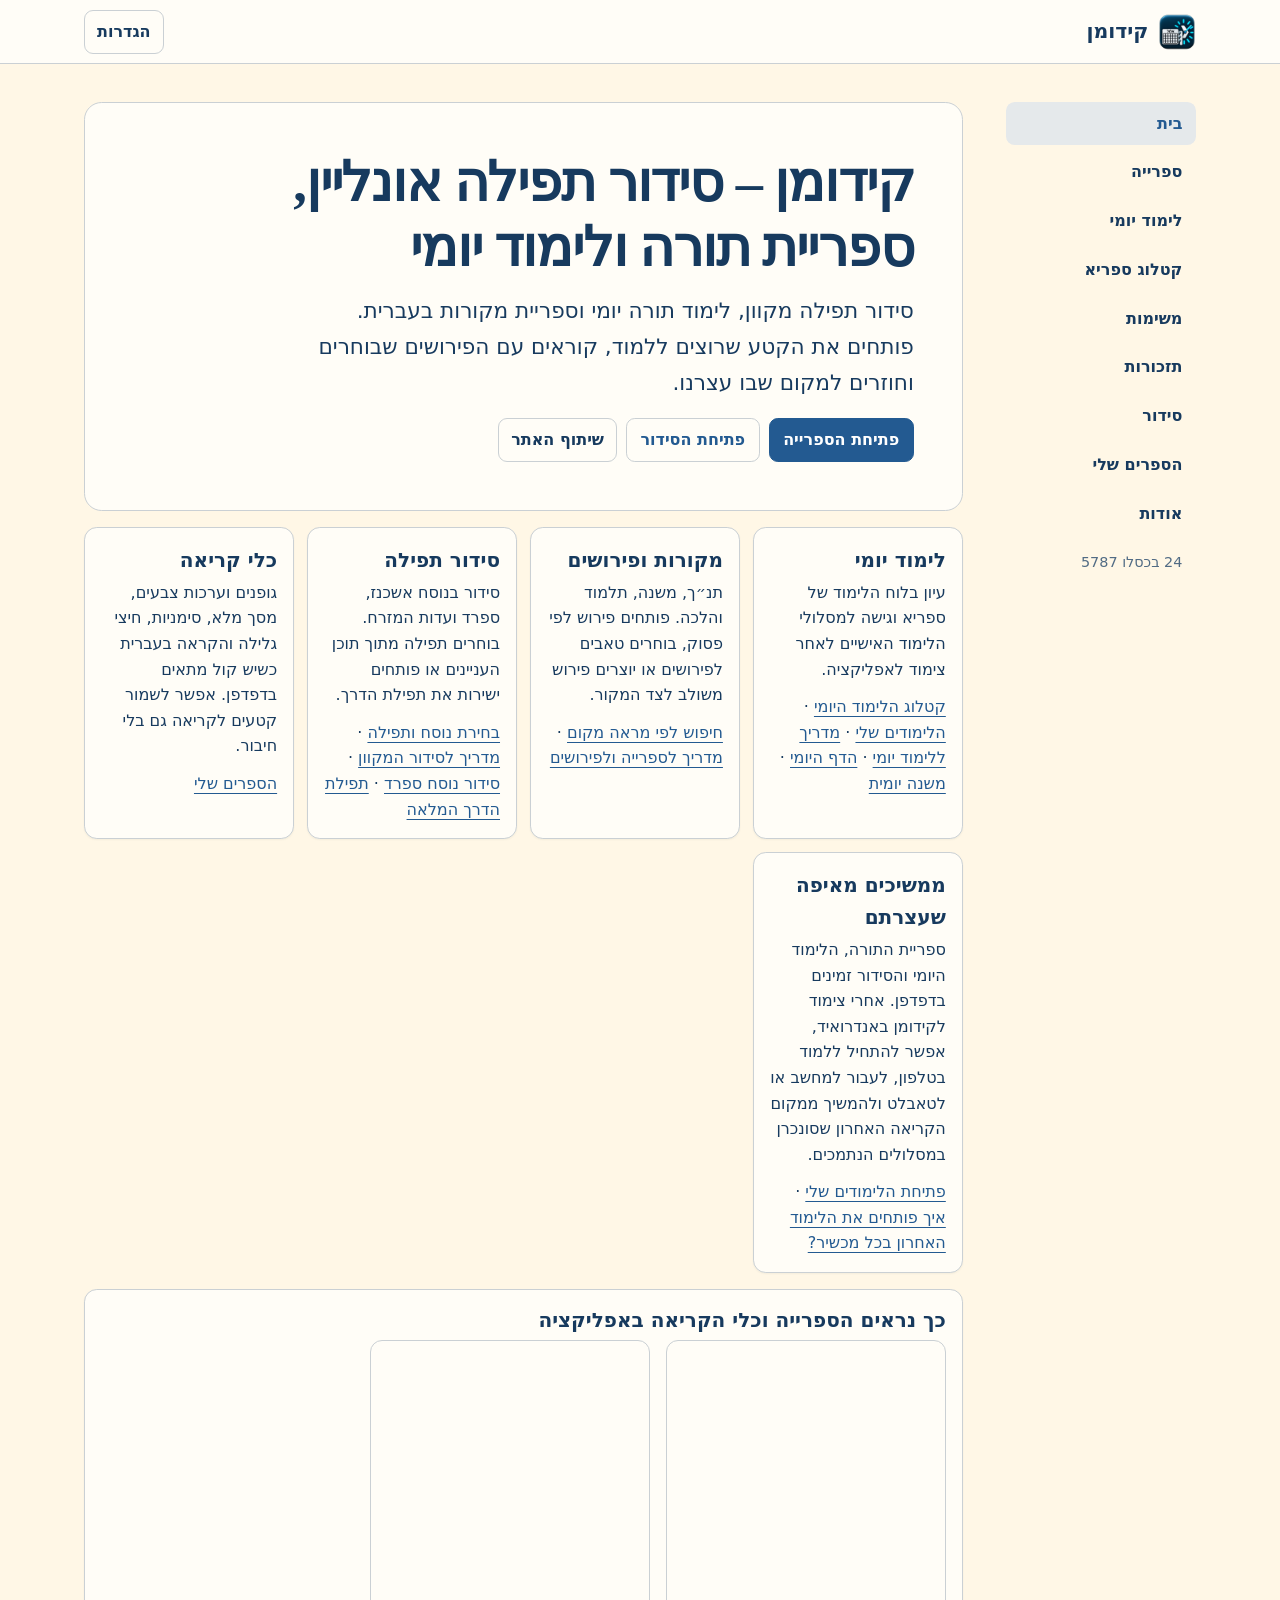
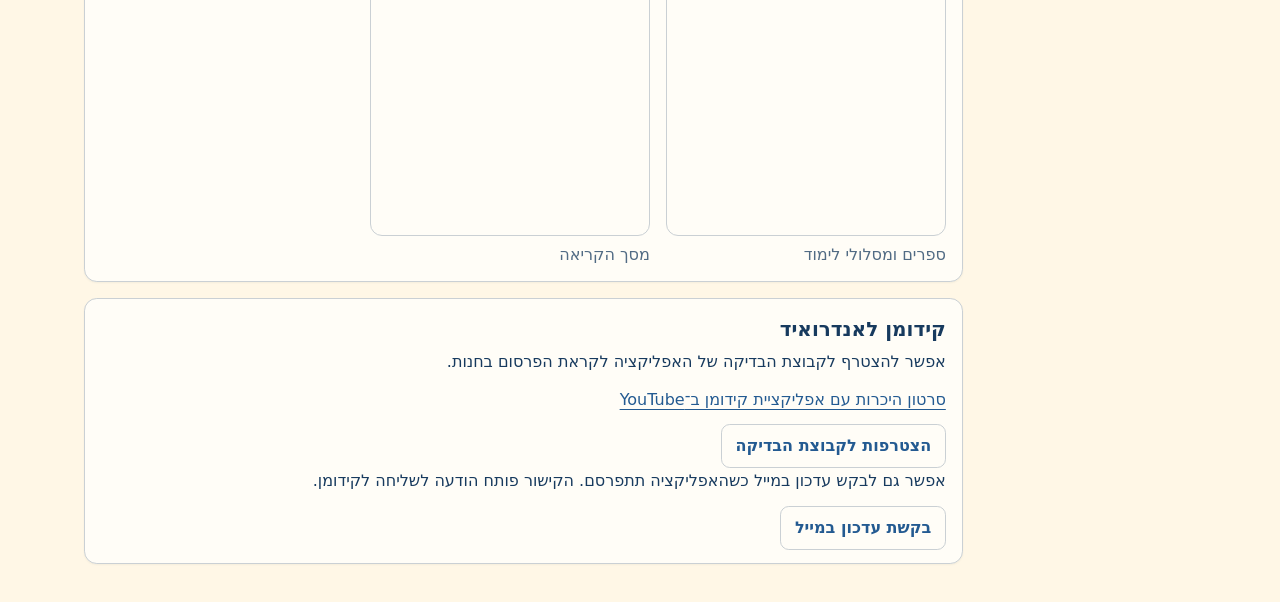
<file: index.html>
<!doctype html>
<html lang="he" dir="rtl">
<head>
  <meta charset="utf-8">
  <meta http-equiv="Content-Security-Policy" content="default-src 'none'; script-src 'self'; style-src 'self'; img-src 'self'; font-src 'self'; connect-src 'self' https://www.sefaria.org https://jewish-watch-sync.jewish-watch.workers.dev; worker-src 'self'; base-uri 'none'; form-action 'none'; object-src 'none'">
  <meta name="referrer" content="no-referrer">
  <meta name="google-site-verification" content="_-QTNV9u83YCa7a8skOlPrsWmSot6P_p0nZbR-ReGp0">
  <meta name="viewport" content="width=device-width, initial-scale=1, viewport-fit=cover">
  <meta name="theme-color" content="#f7f8f5">
  <meta name="description" content="קידומן הוא אתר בעברית ללימוד תורה עם ספריית מקורות ופירושים, לימוד יומי, סידור אשכנז, ספרד ועדות המזרח, הקראה ושמירת מקום הקריאה.">
  <title>קידומן | סידור אונליין, לימוד יומי וספריית תורה</title>
  <link rel="canonical" href="https://kidumapp.github.io/Kiduman/">
  <meta property="og:type" content="website">
  <meta property="og:locale" content="he_IL">
  <meta property="og:site_name" content="קידומן">
  <meta property="og:title" content="קידומן | לימוד יומי, ספריית תורה וסידור">
  <meta property="og:description" content="לומדים עם מקורות ופירושים, מתפללים בסידור לפי הנוסח ושומרים את מקום הקריאה.">
  <meta property="og:url" content="https://kidumapp.github.io/Kiduman/">
  <meta property="og:image" content="https://kidumapp.github.io/Kiduman/kiduman.png">
  <meta property="og:image:alt" content="סמל קידומן">
  <meta name="twitter:card" content="summary">
  <script type="application/ld+json">
  {"@context":"https://schema.org","@graph":[
    {"@type":"WebSite","@id":"https://kidumapp.github.io/Kiduman/#website","name":"קידומן","alternateName":"Kiduman","inLanguage":"he","url":"https://kidumapp.github.io/Kiduman/"},
    {"@type":"WebApplication","name":"קידומן","url":"https://kidumapp.github.io/Kiduman/","isPartOf":{"@id":"https://kidumapp.github.io/Kiduman/#website"},"inLanguage":"he","applicationCategory":"EducationalApplication","operatingSystem":"Web","browserRequirements":"דפדפן עם תמיכה ב־JavaScript","isAccessibleForFree":true,"offers":{"@type":"Offer","price":0,"priceCurrency":"ILS"},"description":"ספריית מקורות ופירושים, לימוד יומי, סידור וכלי קריאה בעברית."}
  ]}
  </script>
  <link rel="icon" href="./kiduman.png" type="image/png">
  <link rel="apple-touch-icon" href="./kiduman.png">
  <link rel="stylesheet" href="./styles.css?v=17">
  <script type="module" src="./app.mjs?v=21"></script>
</head>
<body>
  <a class="skip" href="#main">דילוג לתוכן</a>
  <header class="top"><div class="top-inner">
    <a class="brand" href="#home"><img src="./kiduman.png" width="38" height="38" alt=""> קידומן</a>
    <button type="button" id="prefs">הגדרות</button>
  </div></header>
  <div class="layout">
    <aside>
      <nav aria-label="ניווט ראשי">
        <a href="#home">בית</a><a href="#library">ספרייה</a><a href="#continue">לימוד יומי</a>
        <a href="#daily">קטלוג ספריא</a><a href="#tasks">משימות</a><a href="#reminders">תזכורות</a><a href="#siddur">סידור</a><a href="#saved">הספרים שלי</a><a href="./about.html">אודות</a>
      </nav>
      <div class="date" id="today"></div>
    </aside>
    <main id="main" tabindex="-1">
      <div id="notice" role="status" aria-live="polite"></div>
      <section id="home" aria-labelledby="home-title">
        <header class="home-intro">
          <h1 id="home-title">קידומן – סידור תפילה אונליין, ספריית תורה ולימוד יומי</h1>
          <p>סידור תפילה מקוון, לימוד תורה יומי וספריית מקורות בעברית. פותחים את הקטע שרוצים ללמוד, קוראים עם הפירושים שבוחרים וחוזרים למקום שבו עצרנו.</p>
          <div class="home-actions">
            <a class="primary" href="#library">פתיחת הספרייה</a>
            <a href="#siddur">פתיחת הסידור</a>
            <button type="button" id="share-site">שיתוף האתר</button>
          </div>
        </header>
        <div class="grid home-features">
          <section class="card"><h2>לימוד יומי</h2><p>עיון בלוח הלימוד של ספריא וגישה למסלולי הלימוד האישיים לאחר צימוד לאפליקציה.</p><a href="#daily">קטלוג הלימוד היומי</a> · <a href="#continue">הלימודים שלי</a> · <a href="./daily-study.html">מדריך ללימוד יומי</a> · <a href="./daf-yomi.html">הדף היומי</a> · <a href="./mishnah-yomit.html">משנה יומית</a></section>
          <section class="card"><h2>מקורות ופירושים</h2><p>תנ״ך, משנה, תלמוד והלכה. פותחים פירוש לפי פסוק, בוחרים טאבים לפירושים או יוצרים פירוש משולב לצד המקור.</p><a href="#library">חיפוש לפי מראה מקום</a> · <a href="./library.html">מדריך לספרייה ולפירושים</a></section>
          <section class="card"><h2>סידור תפילה</h2><p>סידור בנוסח אשכנז, ספרד ועדות המזרח. בוחרים תפילה מתוך תוכן העניינים או פותחים ישירות את תפילת הדרך.</p><a href="#siddur">בחירת נוסח ותפילה</a> · <a href="./siddur.html">מדריך לסידור המקוון</a> · <a href="./siddur-sefard.html">סידור נוסח ספרד</a> · <a href="./tefilat-haderech.html">תפילת הדרך המלאה</a></section>
          <section class="card"><h2>כלי קריאה</h2><p>גופנים וערכות צבעים, מסך מלא, סימניות, חיצי גלילה והקראה בעברית כשיש קול מתאים בדפדפן. אפשר לשמור קטעים לקריאה גם בלי חיבור.</p><a href="#saved">הספרים שלי</a></section>
          <section class="card">
            <h2>ממשיכים מאיפה שעצרתם</h2>
            <p>ספריית התורה, הלימוד היומי והסידור זמינים בדפדפן. אחרי צימוד לקידומן באנדרואיד, אפשר להתחיל ללמוד בטלפון, לעבור למחשב או לטאבלט ולהמשיך ממקום הקריאה האחרון שסונכרן במסלולים הנתמכים.</p>
            <a href="#continue">פתיחת הלימודים שלי</a> · <a href="./last-study.html">איך פותחים את הלימוד האחרון בכל מכשיר?</a>
          </section>
        </div>
        <section class="card home-preview" aria-labelledby="preview-title">
          <h2 id="preview-title">כך נראים הספרייה וכלי הקריאה באפליקציה</h2>
          <div class="home-preview-grid">
            <figure><a href="./images/android-library.png"><img src="./images/android-library.png" alt="הספרייה בקידומן לאנדרואיד עם רשימת ספרי לימוד" loading="lazy" decoding="async" width="720" height="1280"></a><figcaption>ספרים ומסלולי לימוד</figcaption></figure>
            <figure><a href="./images/android-reading.png"><img src="./images/android-reading.png" alt="מסך קריאת טקסט בעברית בקידומן לאנדרואיד" loading="lazy" decoding="async" width="720" height="1280"></a><figcaption>מסך הקריאה</figcaption></figure>
          </div>
        </section>
        <section class="card home-android" id="android-app" aria-labelledby="android-title">
          <h2 id="android-title">קידומן לאנדרואיד</h2>
          <p>אפשר להצטרף לקבוצת הבדיקה של האפליקציה לקראת הפרסום בחנות.</p>
          <p><a href="https://www.youtube.com/shorts/JS0nh1ZXOHE" target="_blank" rel="noopener noreferrer">סרטון היכרות עם אפליקציית קידומן ב־YouTube</a></p>
          <a id="android-testers" href="https://groups.google.com/g/kiduman-test" target="_blank" rel="noopener noreferrer">הצטרפות לקבוצת הבדיקה</a>
          <p>אפשר גם לבקש עדכון במייל כשהאפליקציה תתפרסם. הקישור פותח הודעה לשליחה לקידומן.</p>
          <a href="mailto:kidumapp@gmail.com?subject=%D7%A2%D7%93%D7%9B%D7%95%D7%9F%20%D7%94%D7%A9%D7%A7%D7%AA%20%D7%A7%D7%99%D7%93%D7%95%D7%9E%D7%9F&amp;body=%D7%A9%D7%9C%D7%95%D7%9D%2C%20%D7%90%D7%A9%D7%9E%D7%97%20%D7%9C%D7%A7%D7%91%D7%9C%20%D7%91%D7%9E%D7%99%D7%99%D7%9C%20%D7%A2%D7%93%D7%9B%D7%95%D7%9F%20%D7%97%D7%93-%D7%A4%D7%A2%D7%9E%D7%99%20%D7%9B%D7%A9%D7%A7%D7%99%D7%93%D7%95%D7%9E%D7%9F%20%D7%AA%D7%AA%D7%A4%D7%A8%D7%A1%D7%9D%20%D7%91%D7%97%D7%A0%D7%95%D7%AA.%20%D7%AA%D7%95%D7%93%D7%94!">בקשת עדכון במייל</a>
        </section>
      </section>
      <section id="view" aria-labelledby="view-title" hidden></section>
    </main>
  </div>
  <dialog id="settings">
    <form method="dialog"><button class="close" aria-label="סגירה">סגירה</button></form>
    <h2>הגדרות</h2>
    <label>ערכת נושא
      <select id="theme">
        <option value="auto">לפי המכשיר</option><option value="blue_cream">כחול ושמנת</option>
        <option value="blue_night">כחול לילה</option><option value="graphite">גרפיט</option>
        <option value="natural_green">ירוק טבעי</option><option value="soft_purple">סגול רך</option>
        <option value="high_contrast">ניגודיות גבוהה</option>
      </select>
    </label>
    <button type="button" id="reading-prefs">הגדרות קריאה</button>
    <label>לוח לימוד <select id="region"><option value="Israel">ישראל</option><option value="diaspora">חוץ לארץ</option></select></label>
    <section class="pair-section" aria-labelledby="pair-title">
      <h3 id="pair-title">סנכרון קריאה</h3>
      <p id="sync-state" role="status"></p>
      <form id="pair-form">
        <label for="pair-code">קוד ממסך צימוד וסנכרון בקידומן בטלפון</label>
        <div class="inline"><input id="pair-code" inputmode="numeric" pattern="[0-9]{8}" maxlength="8" required autocomplete="off" dir="ltr"><button class="primary">חיבור</button></div>
      </form>
      <div class="inline" id="sync-actions" hidden><button type="button" id="sync-now">סנכרון עכשיו</button><button type="button" id="disconnect">ניתוק</button></div>
    </section>
  </dialog>
  <dialog id="reading-settings" aria-labelledby="reading-settings-title">
    <form method="dialog"><button class="close">סגירה</button></form>
    <h2 id="reading-settings-title">הגדרות קריאה</h2>
    <fieldset>
      <legend>מראה הקריאה</legend>
      <label>מצב <select id="readingTheme"><option value="auto">לפי המכשיר</option><option value="day">יום</option><option value="night">לילה</option><option value="app">לפי ערכת הנושא של האתר</option></select></label>
      <label>גודל טקסט <input id="font" type="range" min="14" max="38" step="1"></label>
      <label>גופן <select id="fontFace"><option value="system">גופן מערכת</option><option value="serif">גופן ספרותי</option><option value="sans">ללא תגים</option><option value="david_libre">דוד ליברה</option><option value="semi_stam">שלמה סמי־סת״ם</option></select></label>
      <label>רוחב הטקסט <input id="width" type="range" min="25" max="68" step="1"></label>
      <label>מרווח בין שורות <input id="spacing" type="range" min="1.2" max="2.5" step="0.05"></label>
      <label class="check"><input id="justify" type="checkbox">יישור לשני הצדדים</label>
      <label>מראי מקום <select id="addressStyle"><option value="numbers">מספרים</option><option value="hebrew">אותיות</option><option value="hidden">הסתרה</option></select></label>
      <label>ניקוד וטעמים <select id="vocalization"><option value="all">ניקוד וטעמים</option><option value="vowels">ניקוד בלבד</option><option value="plain">טקסט ללא ניקוד</option></select></label>
    </fieldset>
    <fieldset>
      <legend>צבעי קריאה</legend>
      <label>רקע יום נפוץ <select id="paper-preset"><option value="">מותאם</option><option value="#fff7e6">שמנת</option><option value="#f2e2c4">קלף</option><option value="#d7c4a3">ספיה כהה</option><option value="#ffffff">לבן</option></select></label>
      <div class="color-row">
        <label>רקע יום <input type="color" id="dayPaper"></label><label>טקסט יום <input type="color" id="dayInk"></label>
        <label>רקע לילה <input type="color" id="nightPaper"></label><label>טקסט לילה <input type="color" id="nightInk"></label>
      </div>
      <button type="button" id="automatic-ink">צבע טקסט אוטומטי ביום ובלילה</button>
    </fieldset>
    <fieldset>
      <legend>כלי קריאה</legend>
      <label class="check"><input id="speechIgnoreNiqqud" type="checkbox">התעלם מניקוד וטעמים בהקראה</label>
      <label>מהירות הקראה <input id="speechRate" type="range" min="0.6" max="2" step="0.1"></label>
      <label>חצי גלילה <select id="arrows"><option value="toolbar">בכלי הקריאה</option><option value="edge">בצדי הטקסט</option></select></label>
      <label id="arrow-layout-field">פריסת חצים <select id="arrowLayout"><option value="split">ימין למעלה, שמאל למטה</option><option value="reverse">ימין למטה, שמאל למעלה</option><option value="right">שני החצים בצד ימין</option><option value="left">שני החצים בצד שמאל</option><option value="both">למעלה ולמטה בשני הצדדים</option></select></label>
      <label class="check"><input id="autoPosition" type="checkbox">שמירת מיקום אוטומטית בגלילה</label>
    </fieldset>
  </dialog>
  <dialog id="reader-tool-dialog" aria-labelledby="reader-tool-title">
    <header class="reader-dialog-head">
      <h2 id="reader-tool-title"></h2>
      <button type="button" class="icon-tool" id="reader-dialog-home" aria-label="בית" title="בית"></button>
      <button type="button" class="icon-tool" id="reader-dialog-exit" aria-label="יציאה ממסך מלא" title="יציאה ממסך מלא" hidden></button>
      <form method="dialog"><button class="close">סגירה</button></form>
    </header>
    <div id="reader-tool-content"></div>
  </dialog>
</body>
</html>
</file>
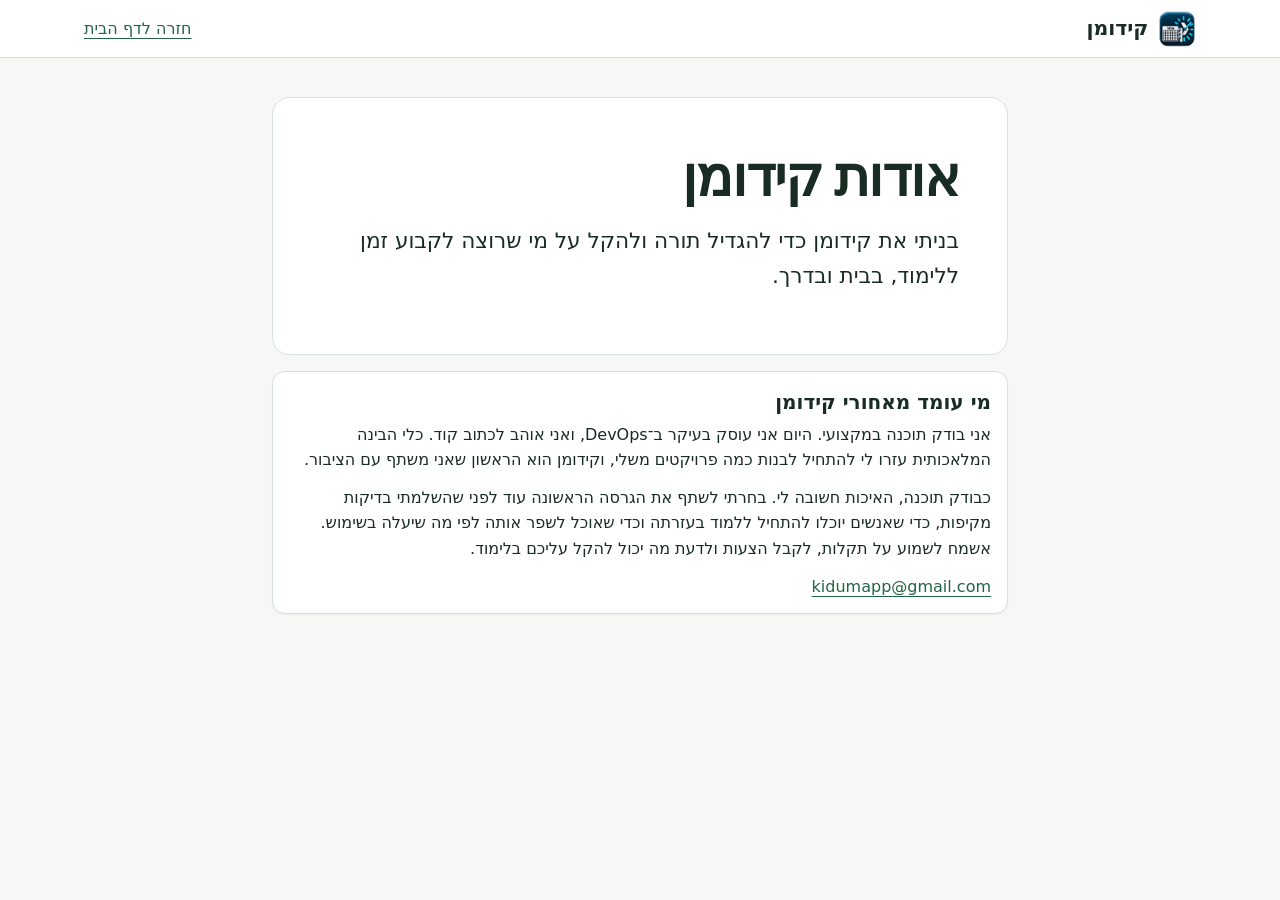
<file: about.html>
<!doctype html>
<html lang="he" dir="rtl">
<head>
  <meta charset="utf-8">
  <meta name="viewport" content="width=device-width, initial-scale=1, viewport-fit=cover">
  <meta http-equiv="Content-Security-Policy" content="default-src 'none'; style-src 'self'; img-src 'self'; base-uri 'none'; form-action 'none'; object-src 'none'">
  <meta name="referrer" content="no-referrer">
  <meta name="description" content="על מי שבנה את קידומן, איך הפרויקט התחיל ואיך אפשר לשלוח משוב.">
  <title>אודות קידומן</title>
  <link rel="canonical" href="https://kidumapp.github.io/Kiduman/about.html">
  <link rel="icon" href="./kiduman.png" type="image/png">
  <link rel="stylesheet" href="./styles.css?v=12">
</head>
<body>
  <header class="top">
    <div class="top-inner">
      <a class="brand" href="./"><img src="./kiduman.png" width="38" height="38" alt=""> קידומן</a>
      <a href="./">חזרה לדף הבית</a>
    </div>
  </header>
  <main class="about-page">
    <header class="home-intro">
      <h1>אודות קידומן</h1>
      <p>בניתי את קידומן כדי להגדיל תורה ולהקל על מי שרוצה לקבוע זמן ללימוד, בבית ובדרך.</p>
    </header>
    <section class="card">
      <h2>מי עומד מאחורי קידומן</h2>
      <p>אני בודק תוכנה במקצועי. היום אני עוסק בעיקר ב־DevOps, ואני אוהב לכתוב קוד. כלי הבינה המלאכותית עזרו לי להתחיל לבנות כמה פרויקטים משלי, וקידומן הוא הראשון שאני משתף עם הציבור.</p>
      <p>כבודק תוכנה, האיכות חשובה לי. בחרתי לשתף את הגרסה הראשונה עוד לפני שהשלמתי בדיקות מקיפות, כדי שאנשים יוכלו להתחיל ללמוד בעזרתה וכדי שאוכל לשפר אותה לפי מה שיעלה בשימוש. אשמח לשמוע על תקלות, לקבל הצעות ולדעת מה יכול להקל עליכם בלימוד.</p>
      <a href="mailto:kidumapp@gmail.com" dir="ltr">kidumapp@gmail.com</a>
    </section>
  </main>
</body>
</html>
</file>
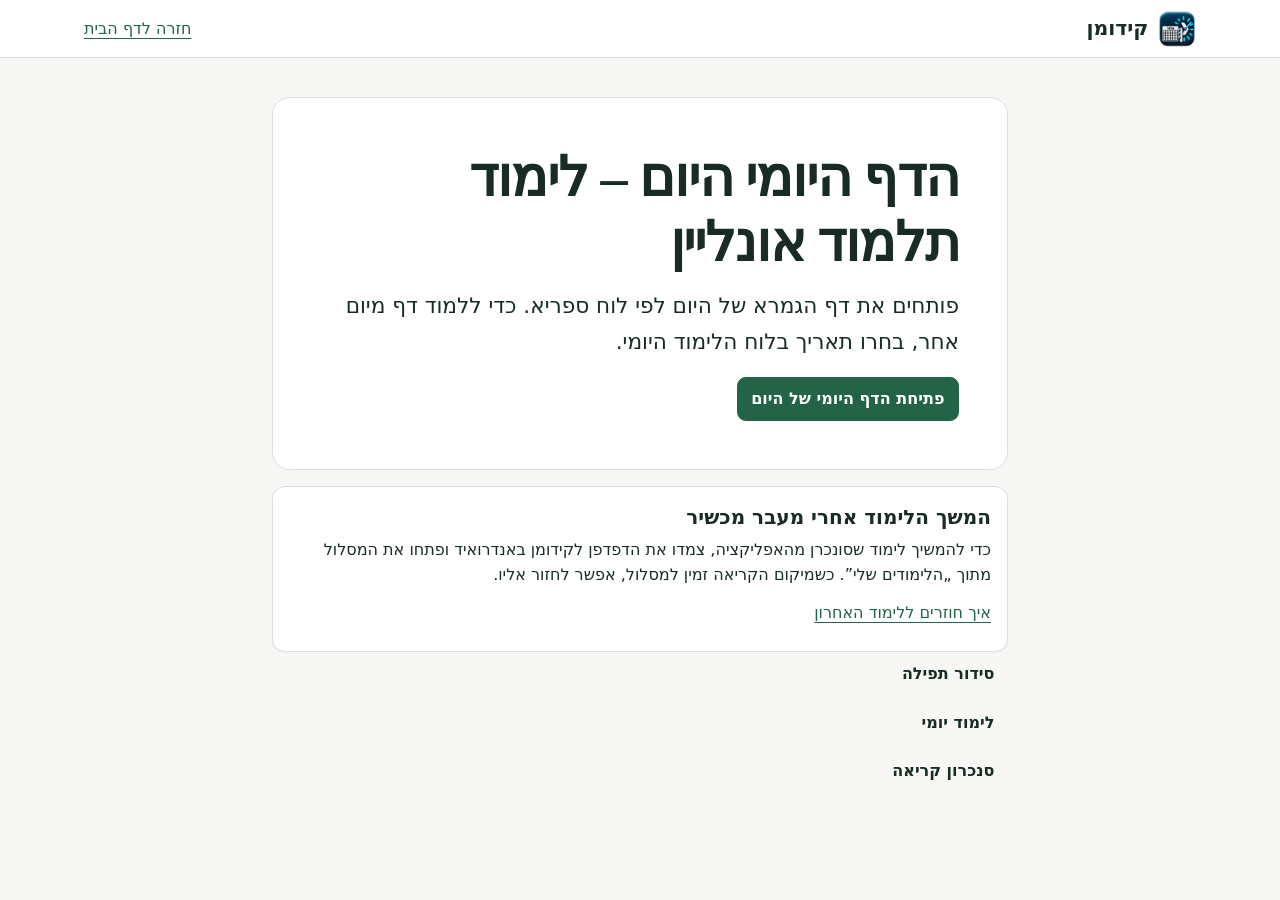
<file: daf-yomi.html>
<!doctype html>
<html lang="he" dir="rtl">
<head>
  <meta charset="utf-8">
  <meta http-equiv="Content-Security-Policy" content="default-src 'none'; style-src 'self'; img-src 'self'; base-uri 'none'; form-action 'none'; object-src 'none'">
  <meta name="referrer" content="no-referrer">
  <meta name="viewport" content="width=device-width, initial-scale=1">
  <title>הדף היומי היום – לימוד תלמוד אונליין | קידומן</title>
  <meta name="description" content="פתחו את הדף היומי לפי לוח ספריא, בחרו תאריך אחר לפי הצורך וקראו את דף הגמרא בדפדפן עם כלי הקריאה של קידומן.">
  <link rel="canonical" href="https://kidumapp.github.io/Kiduman/daf-yomi.html">
  <meta property="og:type" content="website">
  <meta property="og:locale" content="he_IL">
  <meta property="og:site_name" content="קידומן">
  <meta property="og:title" content="הדף היומי היום – לימוד תלמוד אונליין | קידומן">
  <meta property="og:description" content="פתחו את הדף היומי לפי לוח ספריא, בחרו תאריך אחר לפי הצורך וקראו את דף הגמרא בדפדפן עם כלי הקריאה של קידומן.">
  <meta property="og:url" content="https://kidumapp.github.io/Kiduman/daf-yomi.html">
  <meta property="og:image" content="https://kidumapp.github.io/Kiduman/kiduman.png">
  <script type="application/ld+json">{"@context":"https://schema.org","@type":"WebPage","@id":"https://kidumapp.github.io/Kiduman/daf-yomi.html#webpage","url":"https://kidumapp.github.io/Kiduman/daf-yomi.html","name":"הדף היומי היום – לימוד תלמוד אונליין","description":"פתחו את הדף היומי לפי לוח ספריא, בחרו תאריך אחר לפי הצורך וקראו את דף הגמרא בדפדפן עם כלי הקריאה של קידומן.","isPartOf":{"@id":"https://kidumapp.github.io/Kiduman/#website"},"inLanguage":"he"}</script>
  <link rel="icon" href="./kiduman.png" type="image/png">
  <link rel="stylesheet" href="./styles.css?v=12">
</head>
<body>
  <header class="top">
    <div class="top-inner">
      <a class="brand" href="./"><img src="./kiduman.png" width="38" height="38" alt=""> קידומן</a>
      <a href="./">חזרה לדף הבית</a>
    </div>
  </header>
  <main class="about-page">
    <header class="home-intro">
      <h1>הדף היומי היום – לימוד תלמוד אונליין</h1>
      <p>פותחים את דף הגמרא של היום לפי לוח ספריא. כדי ללמוד דף מיום אחר, בחרו תאריך בלוח הלימוד היומי.</p>
      <div class="home-actions"><a class="primary" href="./#daily//Daf%20Yomi">פתיחת הדף היומי של היום</a></div>
    </header>
    <section class="card">
      <h2>המשך הלימוד אחרי מעבר מכשיר</h2>
      <p>כדי להמשיך לימוד שסונכרן מהאפליקציה, צמדו את הדפדפן לקידומן באנדרואיד ופתחו את המסלול מתוך „הלימודים שלי”. כשמיקום הקריאה זמין למסלול, אפשר לחזור אליו.</p><p><a href="./last-study.html">איך חוזרים ללימוד האחרון</a></p>
    </section>
    <nav aria-label="מדריכים נוספים בקידומן">
      <a href="./siddur.html">סידור תפילה</a>
      <a href="./daily-study.html">לימוד יומי</a>
      <a href="./reading-sync.html">סנכרון קריאה</a>
    </nav>
  </main>
</body>
</html>
</file>
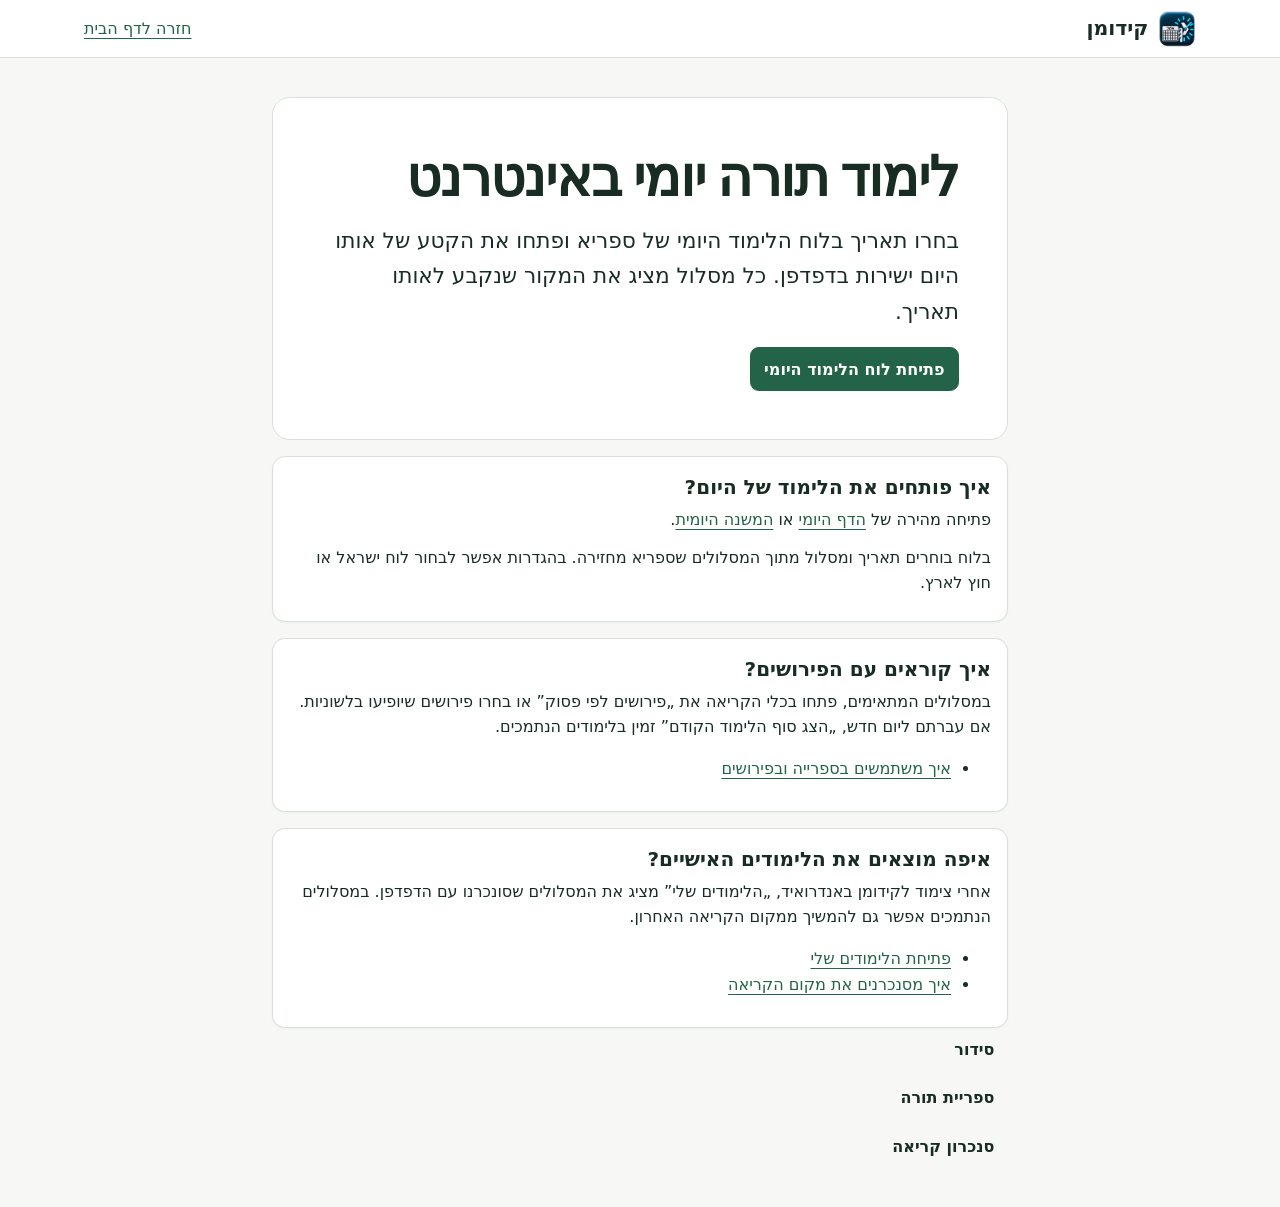
<file: daily-study.html>
<!doctype html>
<html lang="he" dir="rtl">
<head>
  <meta charset="utf-8">
  <meta http-equiv="Content-Security-Policy" content="default-src 'none'; style-src 'self'; img-src 'self'; base-uri 'none'; form-action 'none'; object-src 'none'">
  <meta name="referrer" content="no-referrer">
  <meta name="viewport" content="width=device-width, initial-scale=1">
  <title>לימוד תורה יומי באינטרנט | קידומן</title>
  <meta name="description" content="פתחו את הלימוד היומי מלוח ספריא לפי תאריך ומסלול, קראו עם פירושים ושמרו את מקום הקריאה בקידומן.">
  <link rel="canonical" href="https://kidumapp.github.io/Kiduman/daily-study.html">
  <meta property="og:type" content="website">
  <meta property="og:locale" content="he_IL">
  <meta property="og:site_name" content="קידומן">
  <meta property="og:title" content="לימוד תורה יומי באינטרנט | קידומן">
  <meta property="og:description" content="פתחו את הלימוד היומי מלוח ספריא לפי תאריך ומסלול, קראו עם פירושים ושמרו את מקום הקריאה בקידומן.">
  <meta property="og:url" content="https://kidumapp.github.io/Kiduman/daily-study.html">
  <meta property="og:image" content="https://kidumapp.github.io/Kiduman/kiduman.png">
  <script type="application/ld+json">
    {"@context": "https://schema.org", "@type": "WebPage", "@id": "https://kidumapp.github.io/Kiduman/daily-study.html#webpage", "url": "https://kidumapp.github.io/Kiduman/daily-study.html", "name": "לימוד תורה יומי באינטרנט", "description": "פתחו את הלימוד היומי מלוח ספריא לפי תאריך ומסלול, קראו עם פירושים ושמרו את מקום הקריאה בקידומן.", "isPartOf": {"@id": "https://kidumapp.github.io/Kiduman/#website"}, "inLanguage": "he"}
  </script>
  <link rel="icon" href="./kiduman.png" type="image/png">
  <link rel="stylesheet" href="./styles.css?v=12">
</head>
<body>
  <header class="top">
    <div class="top-inner">
      <a class="brand" href="./"><img src="./kiduman.png" width="38" height="38" alt=""> קידומן</a>
      <a href="./">חזרה לדף הבית</a>
    </div>
  </header>
  <main class="about-page">
    <header class="home-intro">
      <h1>לימוד תורה יומי באינטרנט</h1>
      <p>בחרו תאריך בלוח הלימוד היומי של ספריא ופתחו את הקטע של אותו היום ישירות בדפדפן. כל מסלול מציג את המקור שנקבע לאותו תאריך.</p>
      <div class="home-actions"><a class="primary" href="./#daily">פתיחת לוח הלימוד היומי</a></div>
    </header>
    <section class="card">
      <h2>איך פותחים את הלימוד של היום?</h2>
      <p>פתיחה מהירה של <a href="./daf-yomi.html">הדף היומי</a> או <a href="./mishnah-yomit.html">המשנה היומית</a>.</p>
      <p>בלוח בוחרים תאריך ומסלול מתוך המסלולים שספריא מחזירה. בהגדרות אפשר לבחור לוח ישראל או חוץ לארץ.</p>
    </section>
    <section class="card">
      <h2>איך קוראים עם הפירושים?</h2>
      <p>במסלולים המתאימים, פתחו בכלי הקריאה את „פירושים לפי פסוק” או בחרו פירושים שיופיעו בלשוניות. אם עברתם ליום חדש, „הצג סוף הלימוד הקודם” זמין בלימודים הנתמכים.</p>
      <ul>
        <li><a href="./library.html">איך משתמשים בספרייה ובפירושים</a></li>
      </ul>
    </section>
    <section class="card">
      <h2>איפה מוצאים את הלימודים האישיים?</h2>
      <p>אחרי צימוד לקידומן באנדרואיד, „הלימודים שלי” מציג את המסלולים שסונכרנו עם הדפדפן. במסלולים הנתמכים אפשר גם להמשיך ממקום הקריאה האחרון.</p>
      <ul>
        <li><a href="./#continue">פתיחת הלימודים שלי</a></li>
        <li><a href="./reading-sync.html">איך מסנכרנים את מקום הקריאה</a></li>
      </ul>
    </section>
    <nav aria-label="מדריכים נוספים בקידומן">
        <a href="./siddur.html">סידור</a>
        <a href="./library.html">ספריית תורה</a>
        <a href="./reading-sync.html">סנכרון קריאה</a>
    </nav>
  </main>
</body>
</html>
</file>
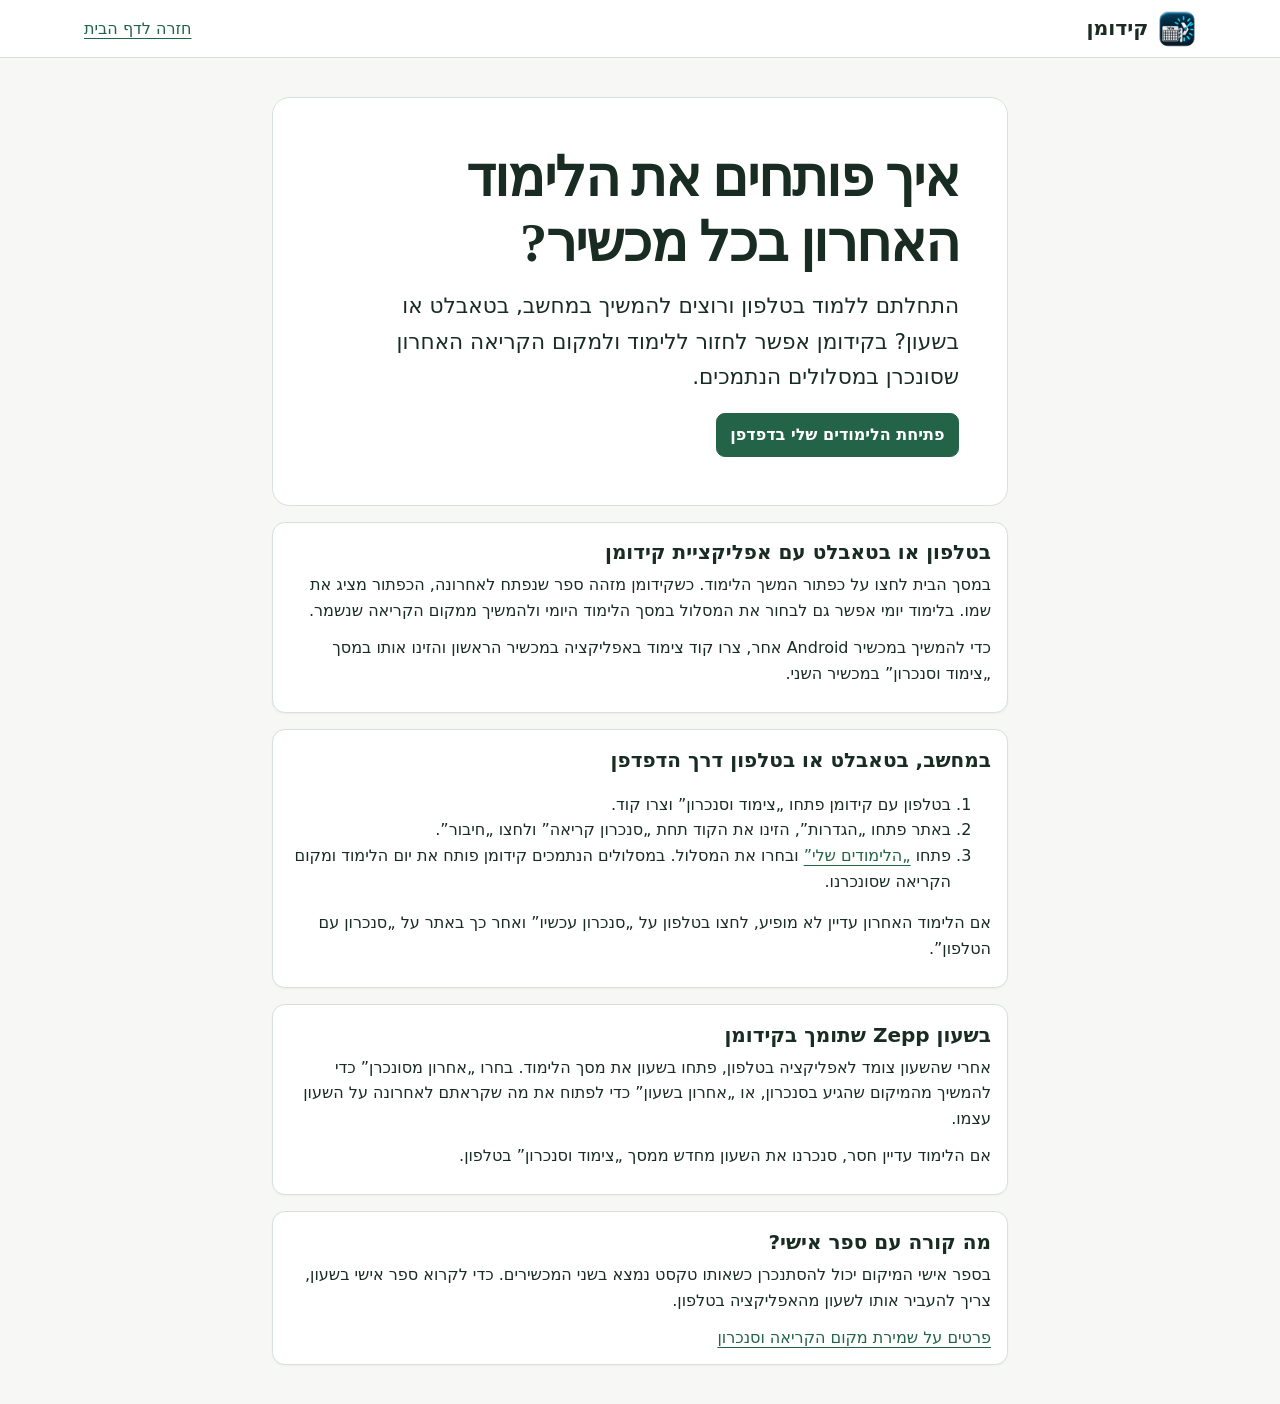
<file: last-study.html>
<!doctype html>
<html lang="he" dir="rtl">
<head>
  <meta charset="utf-8">
  <meta http-equiv="Content-Security-Policy" content="default-src 'none'; style-src 'self'; img-src 'self'; base-uri 'none'; form-action 'none'; object-src 'none'">
  <meta name="referrer" content="no-referrer">
  <meta name="viewport" content="width=device-width, initial-scale=1">
  <title>איך פותחים את הלימוד האחרון בכל מכשיר? | קידומן</title>
  <meta name="description" content="איך חוזרים ללימוד האחרון בקידומן בטלפון אנדרואיד, במחשב או בטאבלט בדפדפן ובשעון Zepp, ואיך ממשיכים ממקום הקריאה שסונכרן.">
  <link rel="canonical" href="https://kidumapp.github.io/Kiduman/last-study.html">
  <meta property="og:type" content="website">
  <meta property="og:locale" content="he_IL">
  <meta property="og:site_name" content="קידומן">
  <meta property="og:title" content="איך פותחים את הלימוד האחרון בכל מכשיר? | קידומן">
  <meta property="og:description" content="איך חוזרים ללימוד האחרון בקידומן בטלפון אנדרואיד, במחשב או בטאבלט בדפדפן ובשעון Zepp, ואיך ממשיכים ממקום הקריאה שסונכרן.">
  <meta property="og:url" content="https://kidumapp.github.io/Kiduman/last-study.html">
  <meta property="og:image" content="https://kidumapp.github.io/Kiduman/kiduman.png">
  <script type="application/ld+json">
    {"@context":"https://schema.org","@type":"WebPage","@id":"https://kidumapp.github.io/Kiduman/last-study.html#webpage","url":"https://kidumapp.github.io/Kiduman/last-study.html","name":"איך פותחים את הלימוד האחרון בכל מכשיר?","description":"איך חוזרים ללימוד האחרון בקידומן בטלפון אנדרואיד, במחשב או בטאבלט בדפדפן ובשעון Zepp, ואיך ממשיכים ממקום הקריאה שסונכרן.","isPartOf":{"@id":"https://kidumapp.github.io/Kiduman/#website"},"inLanguage":"he"}
  </script>
  <link rel="icon" href="./kiduman.png" type="image/png">
  <link rel="stylesheet" href="./styles.css?v=12">
</head>
<body>
  <header class="top">
    <div class="top-inner">
      <a class="brand" href="./"><img src="./kiduman.png" width="38" height="38" alt=""> קידומן</a>
      <a href="./">חזרה לדף הבית</a>
    </div>
  </header>
  <main class="about-page">
    <header class="home-intro">
      <h1>איך פותחים את הלימוד האחרון בכל מכשיר?</h1>
      <p>התחלתם ללמוד בטלפון ורוצים להמשיך במחשב, בטאבלט או בשעון? בקידומן אפשר לחזור ללימוד ולמקום הקריאה האחרון שסונכרן במסלולים הנתמכים.</p>
      <div class="home-actions"><a class="primary" href="./#continue">פתיחת הלימודים שלי בדפדפן</a></div>
    </header>
    <section class="card">
      <h2>בטלפון או בטאבלט עם אפליקציית קידומן</h2>
      <p>במסך הבית לחצו על כפתור המשך הלימוד. כשקידומן מזהה ספר שנפתח לאחרונה, הכפתור מציג את שמו. בלימוד יומי אפשר גם לבחור את המסלול במסך הלימוד היומי ולהמשיך ממקום הקריאה שנשמר.</p>
      <p>כדי להמשיך במכשיר Android אחר, צרו קוד צימוד באפליקציה במכשיר הראשון והזינו אותו במסך „צימוד וסנכרון” במכשיר השני.</p>
    </section>
    <section class="card">
      <h2>במחשב, בטאבלט או בטלפון דרך הדפדפן</h2>
      <ol>
        <li>בטלפון עם קידומן פתחו „צימוד וסנכרון” וצרו קוד.</li>
        <li>באתר פתחו „הגדרות”, הזינו את הקוד תחת „סנכרון קריאה” ולחצו „חיבור”.</li>
        <li>פתחו <a href="./#continue">„הלימודים שלי”</a> ובחרו את המסלול. במסלולים הנתמכים קידומן פותח את יום הלימוד ומקום הקריאה שסונכרנו.</li>
      </ol>
      <p>אם הלימוד האחרון עדיין לא מופיע, לחצו בטלפון על „סנכרון עכשיו” ואחר כך באתר על „סנכרון עם הטלפון”.</p>
    </section>
    <section class="card">
      <h2>בשעון Zepp שתומך בקידומן</h2>
      <p>אחרי שהשעון צומד לאפליקציה בטלפון, פתחו בשעון את מסך הלימוד. בחרו „אחרון מסונכרן” כדי להמשיך מהמיקום שהגיע בסנכרון, או „אחרון בשעון” כדי לפתוח את מה שקראתם לאחרונה על השעון עצמו.</p>
      <p>אם הלימוד עדיין חסר, סנכרנו את השעון מחדש ממסך „צימוד וסנכרון” בטלפון.</p>
    </section>
    <section class="card">
      <h2>מה קורה עם ספר אישי?</h2>
      <p>בספר אישי המיקום יכול להסתנכרן כשאותו טקסט נמצא בשני המכשירים. כדי לקרוא ספר אישי בשעון, צריך להעביר אותו לשעון מהאפליקציה בטלפון.</p>
      <a href="./reading-sync.html">פרטים על שמירת מקום הקריאה וסנכרון</a>
    </section>
  </main>
</body>
</html>
</file>
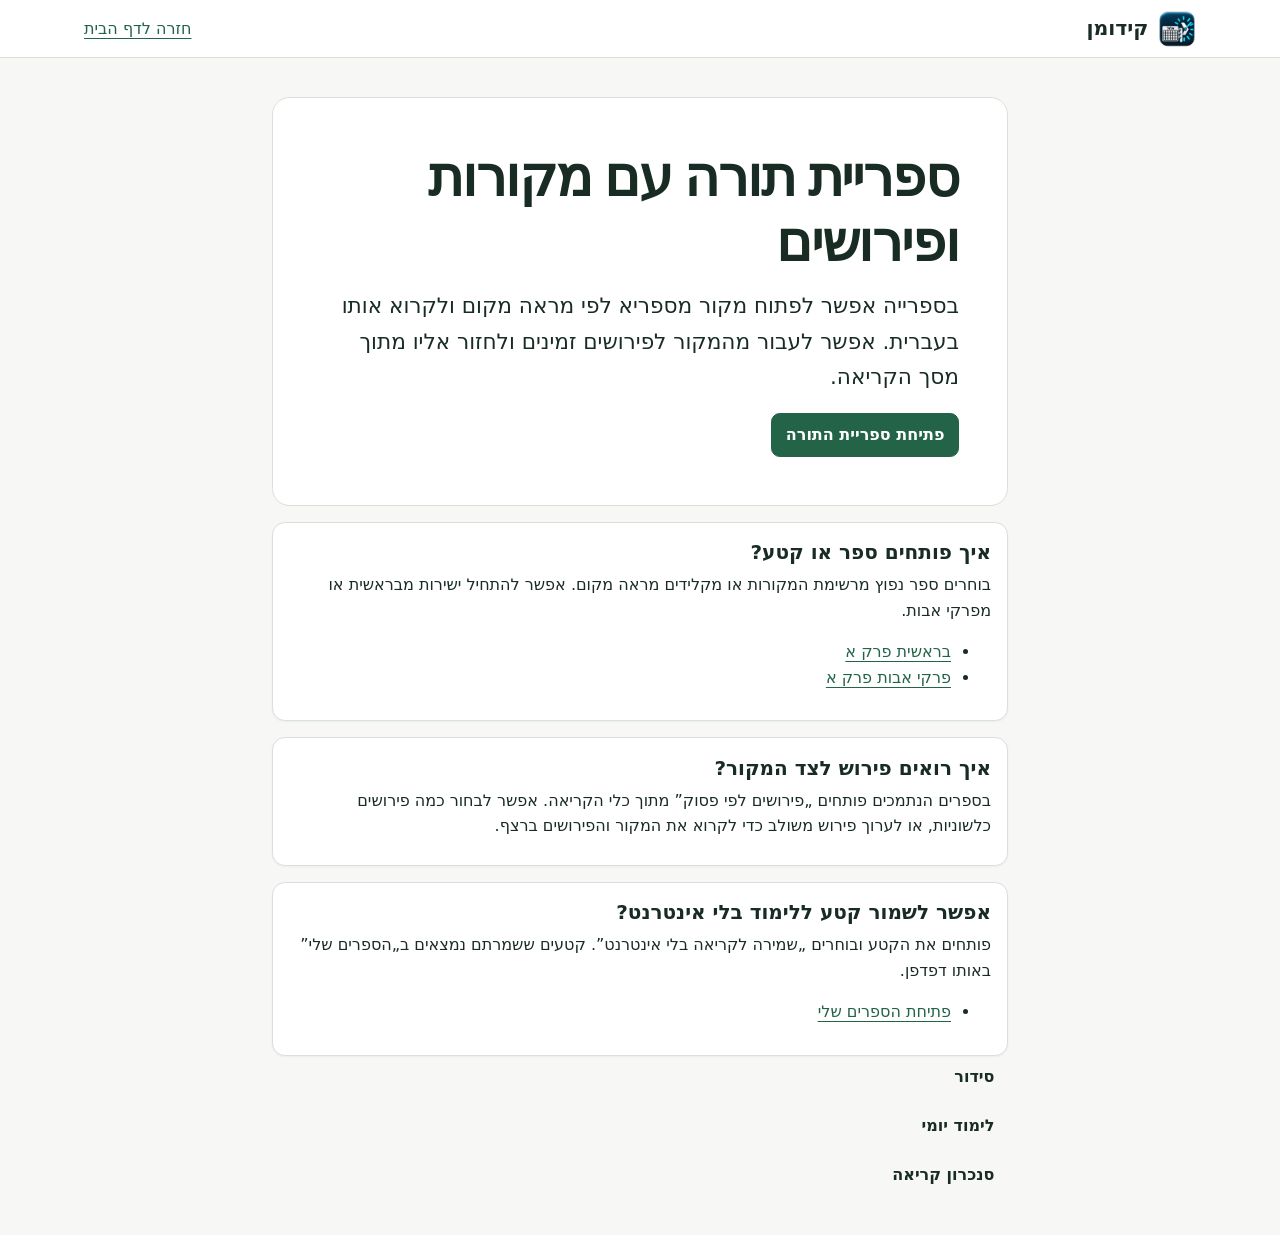
<file: library.html>
<!doctype html>
<html lang="he" dir="rtl">
<head>
  <meta charset="utf-8">
  <meta http-equiv="Content-Security-Policy" content="default-src 'none'; style-src 'self'; img-src 'self'; base-uri 'none'; form-action 'none'; object-src 'none'">
  <meta name="referrer" content="no-referrer">
  <meta name="viewport" content="width=device-width, initial-scale=1">
  <title>ספריית תורה עם מקורות ופירושים | קידומן</title>
  <meta name="description" content="קראו תנ״ך, משנה, תלמוד והלכה לפי מראה מקום. פתחו פירוש לפסוק, הוסיפו לשוניות פירושים או הרכיבו פירוש משולב בקידומן.">
  <link rel="canonical" href="https://kidumapp.github.io/Kiduman/library.html">
  <meta property="og:type" content="website">
  <meta property="og:locale" content="he_IL">
  <meta property="og:site_name" content="קידומן">
  <meta property="og:title" content="ספריית תורה עם מקורות ופירושים | קידומן">
  <meta property="og:description" content="קראו תנ״ך, משנה, תלמוד והלכה לפי מראה מקום. פתחו פירוש לפסוק, הוסיפו לשוניות פירושים או הרכיבו פירוש משולב בקידומן.">
  <meta property="og:url" content="https://kidumapp.github.io/Kiduman/library.html">
  <meta property="og:image" content="https://kidumapp.github.io/Kiduman/kiduman.png">
  <script type="application/ld+json">
    {"@context": "https://schema.org", "@type": "WebPage", "@id": "https://kidumapp.github.io/Kiduman/library.html#webpage", "url": "https://kidumapp.github.io/Kiduman/library.html", "name": "ספריית תורה עם מקורות ופירושים", "description": "קראו תנ״ך, משנה, תלמוד והלכה לפי מראה מקום. פתחו פירוש לפסוק, הוסיפו לשוניות פירושים או הרכיבו פירוש משולב בקידומן.", "isPartOf": {"@id": "https://kidumapp.github.io/Kiduman/#website"}, "inLanguage": "he"}
  </script>
  <link rel="icon" href="./kiduman.png" type="image/png">
  <link rel="stylesheet" href="./styles.css?v=12">
</head>
<body>
  <header class="top">
    <div class="top-inner">
      <a class="brand" href="./"><img src="./kiduman.png" width="38" height="38" alt=""> קידומן</a>
      <a href="./">חזרה לדף הבית</a>
    </div>
  </header>
  <main class="about-page">
    <header class="home-intro">
      <h1>ספריית תורה עם מקורות ופירושים</h1>
      <p>בספרייה אפשר לפתוח מקור מספריא לפי מראה מקום ולקרוא אותו בעברית. אפשר לעבור מהמקור לפירושים זמינים ולחזור אליו מתוך מסך הקריאה.</p>
      <div class="home-actions"><a class="primary" href="./#library">פתיחת ספריית התורה</a></div>
    </header>
    <section class="card">
      <h2>איך פותחים ספר או קטע?</h2>
      <p>בוחרים ספר נפוץ מרשימת המקורות או מקלידים מראה מקום. אפשר להתחיל ישירות מבראשית או מפרקי אבות.</p>
      <ul>
        <li><a href="./#read/Genesis%201">בראשית פרק א</a></li>
        <li><a href="./#read/Pirkei%20Avot%201">פרקי אבות פרק א</a></li>
      </ul>
    </section>
    <section class="card">
      <h2>איך רואים פירוש לצד המקור?</h2>
      <p>בספרים הנתמכים פותחים „פירושים לפי פסוק” מתוך כלי הקריאה. אפשר לבחור כמה פירושים כלשוניות, או לערוך פירוש משולב כדי לקרוא את המקור והפירושים ברצף.</p>
    </section>
    <section class="card">
      <h2>אפשר לשמור קטע ללימוד בלי אינטרנט?</h2>
      <p>פותחים את הקטע ובוחרים „שמירה לקריאה בלי אינטרנט”. קטעים ששמרתם נמצאים ב„הספרים שלי” באותו דפדפן.</p>
      <ul>
        <li><a href="./#saved">פתיחת הספרים שלי</a></li>
      </ul>
    </section>
    <nav aria-label="מדריכים נוספים בקידומן">
        <a href="./siddur.html">סידור</a>
        <a href="./daily-study.html">לימוד יומי</a>
        <a href="./reading-sync.html">סנכרון קריאה</a>
    </nav>
  </main>
</body>
</html>
</file>
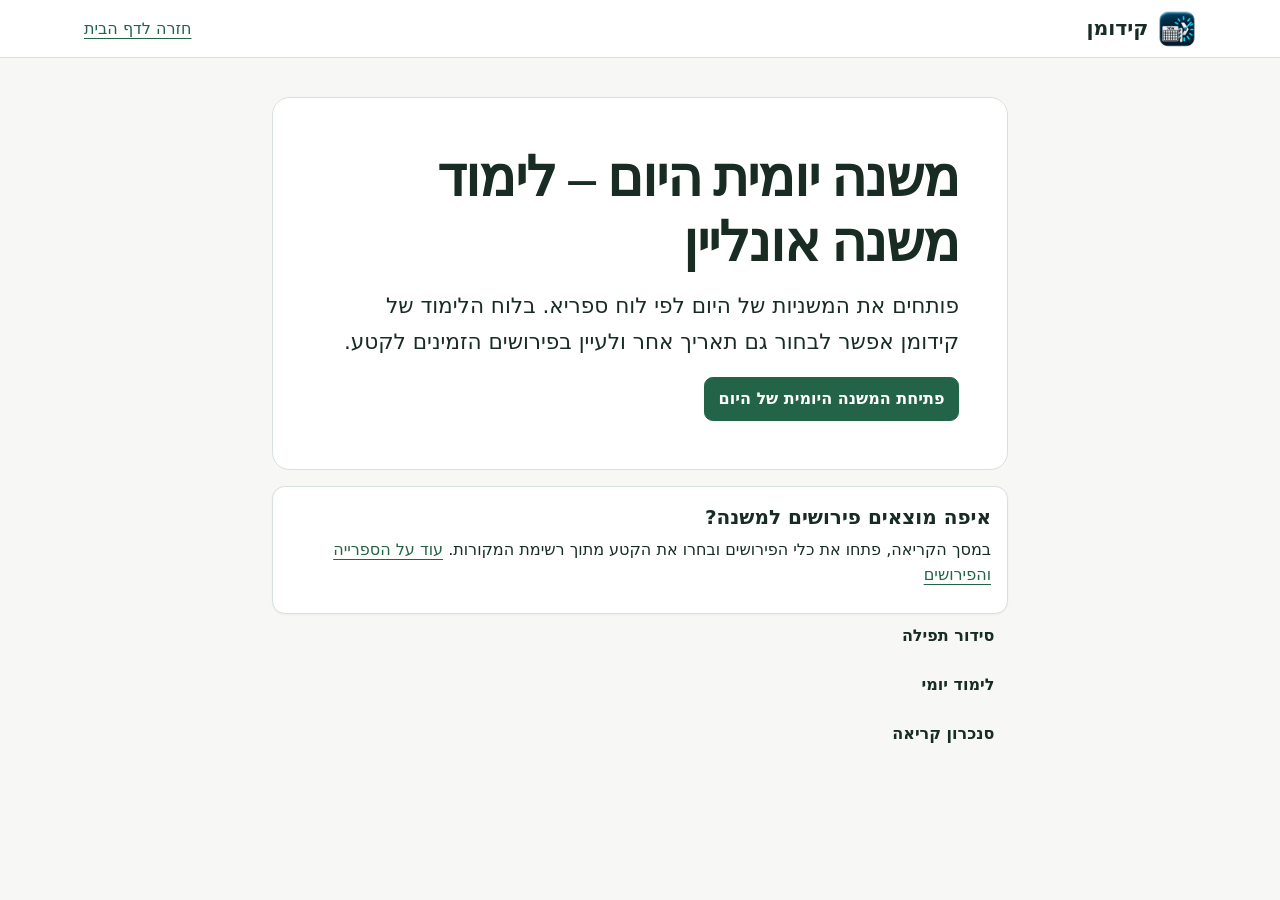
<file: mishnah-yomit.html>
<!doctype html>
<html lang="he" dir="rtl">
<head>
  <meta charset="utf-8">
  <meta http-equiv="Content-Security-Policy" content="default-src 'none'; style-src 'self'; img-src 'self'; base-uri 'none'; form-action 'none'; object-src 'none'">
  <meta name="referrer" content="no-referrer">
  <meta name="viewport" content="width=device-width, initial-scale=1">
  <title>משנה יומית היום – לימוד משנה אונליין | קידומן</title>
  <meta name="description" content="קראו את המשנה היומית לפי לוח ספריא, עברו בין תאריכים ופתחו פירושים זמינים בכלי הקריאה של קידומן.">
  <link rel="canonical" href="https://kidumapp.github.io/Kiduman/mishnah-yomit.html">
  <meta property="og:type" content="website">
  <meta property="og:locale" content="he_IL">
  <meta property="og:site_name" content="קידומן">
  <meta property="og:title" content="משנה יומית היום – לימוד משנה אונליין | קידומן">
  <meta property="og:description" content="קראו את המשנה היומית לפי לוח ספריא, עברו בין תאריכים ופתחו פירושים זמינים בכלי הקריאה של קידומן.">
  <meta property="og:url" content="https://kidumapp.github.io/Kiduman/mishnah-yomit.html">
  <meta property="og:image" content="https://kidumapp.github.io/Kiduman/kiduman.png">
  <script type="application/ld+json">{"@context":"https://schema.org","@type":"WebPage","@id":"https://kidumapp.github.io/Kiduman/mishnah-yomit.html#webpage","url":"https://kidumapp.github.io/Kiduman/mishnah-yomit.html","name":"משנה יומית היום – לימוד משנה אונליין","description":"קראו את המשנה היומית לפי לוח ספריא, עברו בין תאריכים ופתחו פירושים זמינים בכלי הקריאה של קידומן.","isPartOf":{"@id":"https://kidumapp.github.io/Kiduman/#website"},"inLanguage":"he"}</script>
  <link rel="icon" href="./kiduman.png" type="image/png">
  <link rel="stylesheet" href="./styles.css?v=12">
</head>
<body>
  <header class="top">
    <div class="top-inner">
      <a class="brand" href="./"><img src="./kiduman.png" width="38" height="38" alt=""> קידומן</a>
      <a href="./">חזרה לדף הבית</a>
    </div>
  </header>
  <main class="about-page">
    <header class="home-intro">
      <h1>משנה יומית היום – לימוד משנה אונליין</h1>
      <p>פותחים את המשניות של היום לפי לוח ספריא. בלוח הלימוד של קידומן אפשר לבחור גם תאריך אחר ולעיין בפירושים הזמינים לקטע.</p>
      <div class="home-actions"><a class="primary" href="./#daily//Mishnah">פתיחת המשנה היומית של היום</a></div>
    </header>
    <section class="card">
      <h2>איפה מוצאים פירושים למשנה?</h2>
      <p>במסך הקריאה, פתחו את כלי הפירושים ובחרו את הקטע מתוך רשימת המקורות. <a href="./library.html">עוד על הספרייה והפירושים</a></p>
    </section>
    <nav aria-label="מדריכים נוספים בקידומן">
      <a href="./siddur.html">סידור תפילה</a>
      <a href="./daily-study.html">לימוד יומי</a>
      <a href="./reading-sync.html">סנכרון קריאה</a>
    </nav>
  </main>
</body>
</html>
</file>
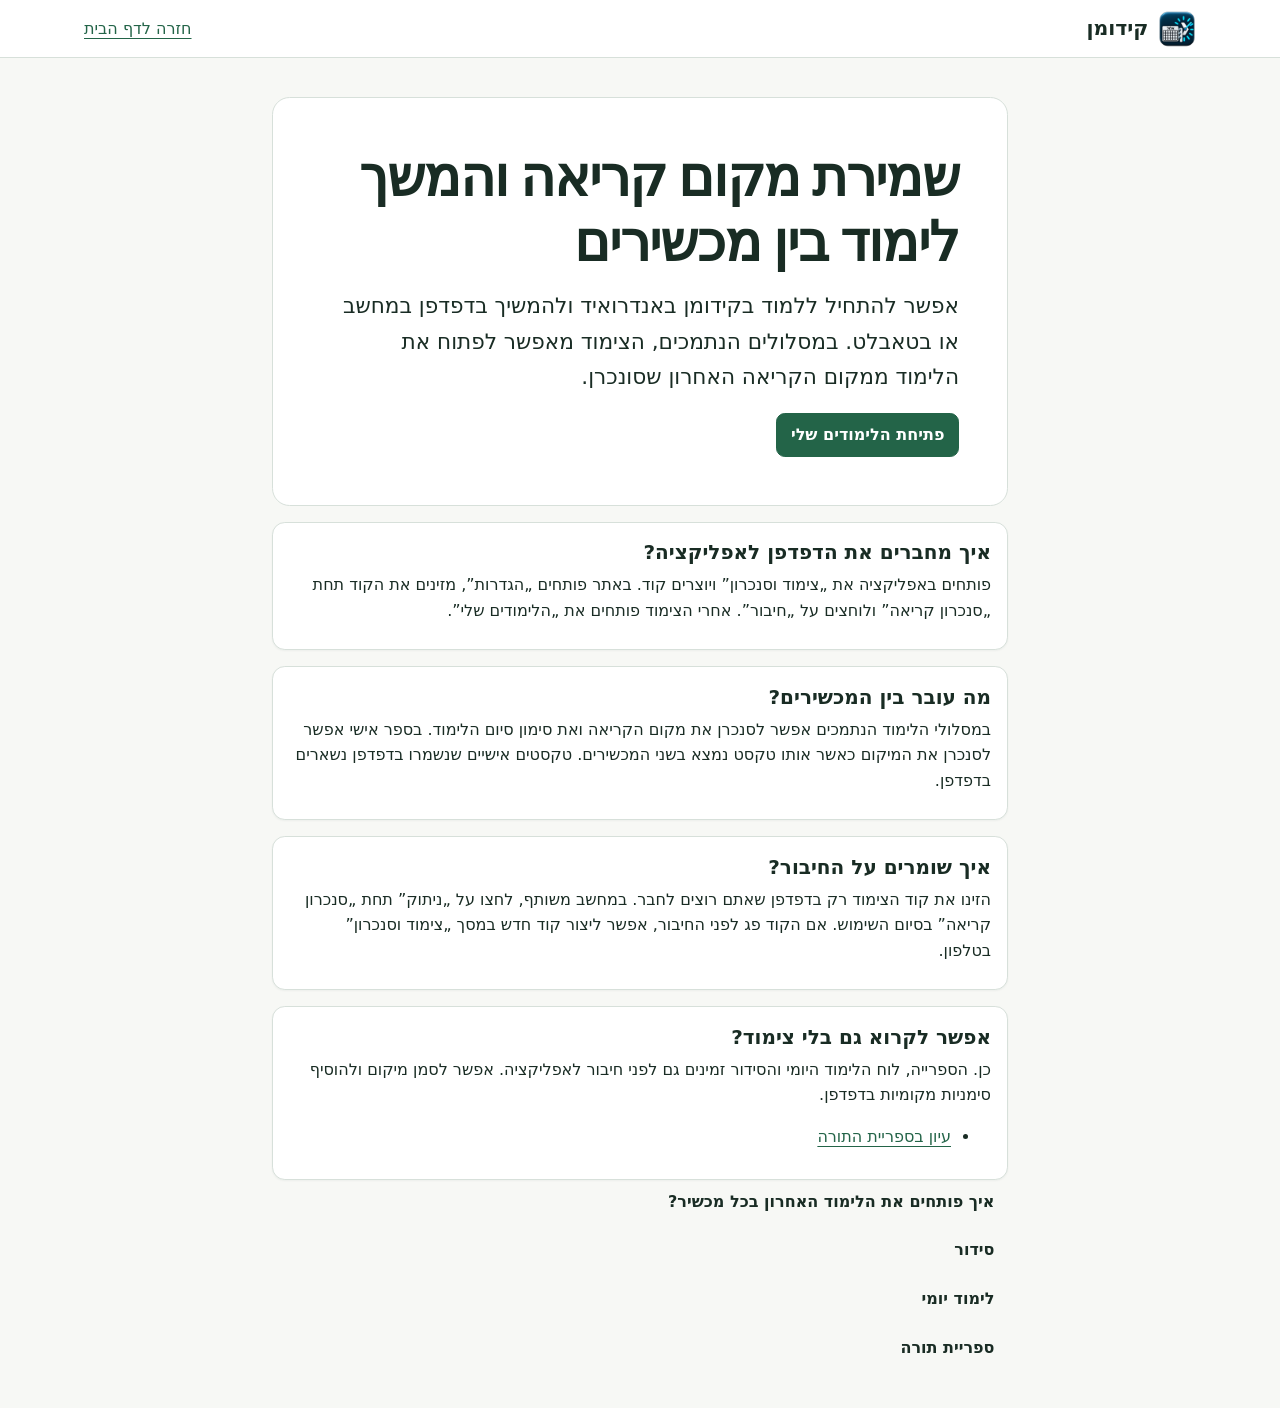
<file: reading-sync.html>
<!doctype html>
<html lang="he" dir="rtl">
<head>
  <meta charset="utf-8">
  <meta http-equiv="Content-Security-Policy" content="default-src 'none'; style-src 'self'; img-src 'self'; base-uri 'none'; form-action 'none'; object-src 'none'">
  <meta name="referrer" content="no-referrer">
  <meta name="viewport" content="width=device-width, initial-scale=1">
  <title>שמירת מקום קריאה והמשך לימוד בין מכשירים | קידומן</title>
  <meta name="description" content="איך מצמדים את קידומן באנדרואיד לדפדפן וממשיכים ללמוד במחשב או בטאבלט ממקום הקריאה שסונכרן.">
  <link rel="canonical" href="https://kidumapp.github.io/Kiduman/reading-sync.html">
  <meta property="og:type" content="website">
  <meta property="og:locale" content="he_IL">
  <meta property="og:site_name" content="קידומן">
  <meta property="og:title" content="שמירת מקום קריאה והמשך לימוד בין מכשירים | קידומן">
  <meta property="og:description" content="איך מצמדים את קידומן באנדרואיד לדפדפן וממשיכים ללמוד במחשב או בטאבלט ממקום הקריאה שסונכרן.">
  <meta property="og:url" content="https://kidumapp.github.io/Kiduman/reading-sync.html">
  <meta property="og:image" content="https://kidumapp.github.io/Kiduman/kiduman.png">
  <script type="application/ld+json">
    {"@context": "https://schema.org", "@type": "WebPage", "@id": "https://kidumapp.github.io/Kiduman/reading-sync.html#webpage", "url": "https://kidumapp.github.io/Kiduman/reading-sync.html", "name": "שמירת מקום קריאה והמשך לימוד בין מכשירים", "description": "איך מצמדים את קידומן באנדרואיד לדפדפן וממשיכים ללמוד במחשב או בטאבלט ממקום הקריאה שסונכרן.", "isPartOf": {"@id": "https://kidumapp.github.io/Kiduman/#website"}, "inLanguage": "he"}
  </script>
  <link rel="icon" href="./kiduman.png" type="image/png">
  <link rel="stylesheet" href="./styles.css?v=12">
</head>
<body>
  <header class="top">
    <div class="top-inner">
      <a class="brand" href="./"><img src="./kiduman.png" width="38" height="38" alt=""> קידומן</a>
      <a href="./">חזרה לדף הבית</a>
    </div>
  </header>
  <main class="about-page">
    <header class="home-intro">
      <h1>שמירת מקום קריאה והמשך לימוד בין מכשירים</h1>
      <p>אפשר להתחיל ללמוד בקידומן באנדרואיד ולהמשיך בדפדפן במחשב או בטאבלט. במסלולים הנתמכים, הצימוד מאפשר לפתוח את הלימוד ממקום הקריאה האחרון שסונכרן.</p>
      <div class="home-actions"><a class="primary" href="./#continue">פתיחת הלימודים שלי</a></div>
    </header>
    <section class="card">
      <h2>איך מחברים את הדפדפן לאפליקציה?</h2>
      <p>פותחים באפליקציה את „צימוד וסנכרון” ויוצרים קוד. באתר פותחים „הגדרות”, מזינים את הקוד תחת „סנכרון קריאה” ולוחצים על „חיבור”. אחרי הצימוד פותחים את „הלימודים שלי”.</p>
    </section>
    <section class="card">
      <h2>מה עובר בין המכשירים?</h2>
      <p>במסלולי הלימוד הנתמכים אפשר לסנכרן את מקום הקריאה ואת סימון סיום הלימוד. בספר אישי אפשר לסנכרן את המיקום כאשר אותו טקסט נמצא בשני המכשירים. טקסטים אישיים שנשמרו בדפדפן נשארים בדפדפן.</p>
    </section>
    <section class="card">
      <h2>איך שומרים על החיבור?</h2>
      <p>הזינו את קוד הצימוד רק בדפדפן שאתם רוצים לחבר. במחשב משותף, לחצו על „ניתוק” תחת „סנכרון קריאה” בסיום השימוש. אם הקוד פג לפני החיבור, אפשר ליצור קוד חדש במסך „צימוד וסנכרון” בטלפון.</p>
    </section>
    <section class="card">
      <h2>אפשר לקרוא גם בלי צימוד?</h2>
      <p>כן. הספרייה, לוח הלימוד היומי והסידור זמינים גם לפני חיבור לאפליקציה. אפשר לסמן מיקום ולהוסיף סימניות מקומיות בדפדפן.</p>
      <ul>
        <li><a href="./library.html">עיון בספריית התורה</a></li>
      </ul>
    </section>
    <nav aria-label="מדריכים נוספים בקידומן">
        <a href="./last-study.html">איך פותחים את הלימוד האחרון בכל מכשיר?</a>
        <a href="./siddur.html">סידור</a>
        <a href="./daily-study.html">לימוד יומי</a>
        <a href="./library.html">ספריית תורה</a>
    </nav>
  </main>
</body>
</html>
</file>
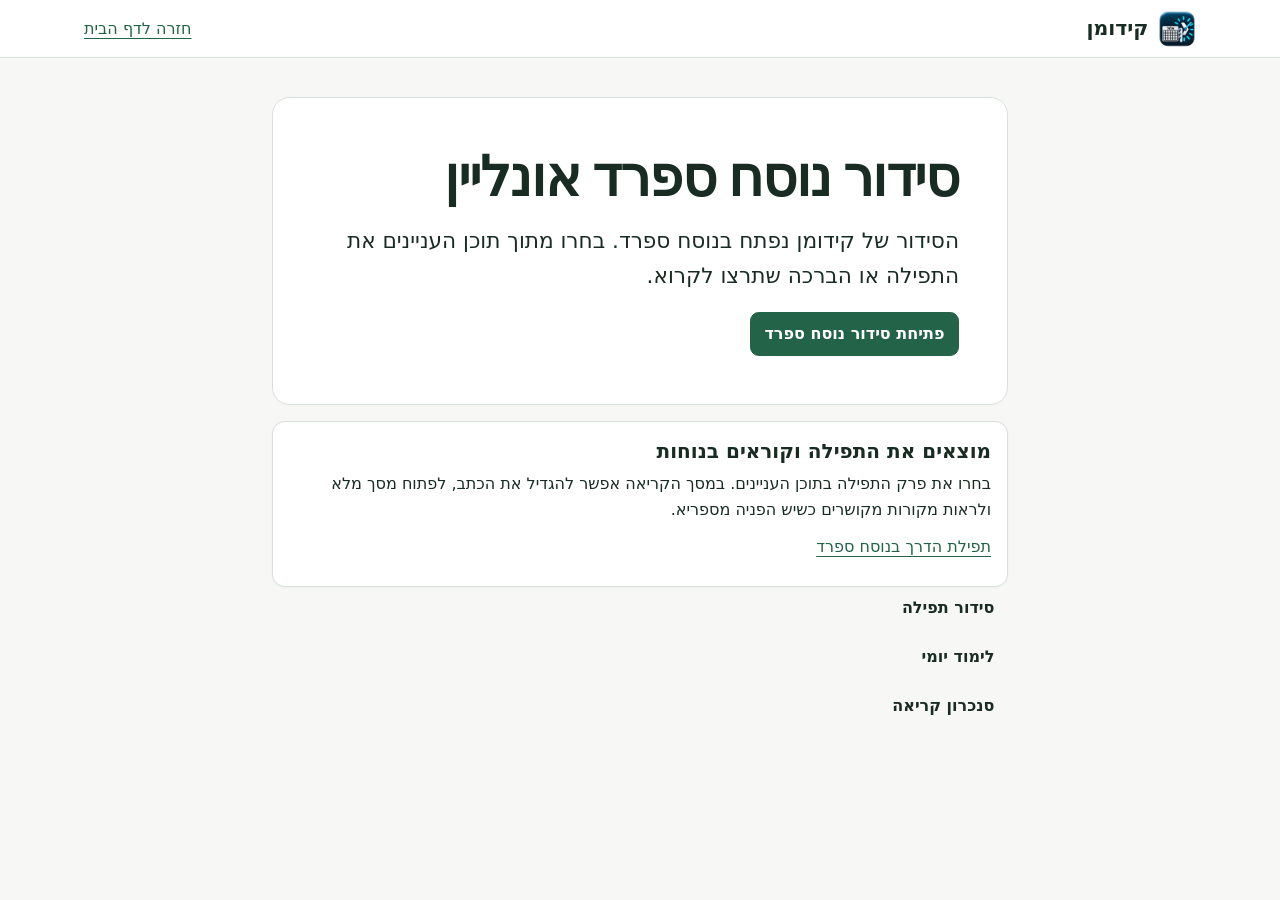
<file: siddur-sefard.html>
<!doctype html>
<html lang="he" dir="rtl">
<head>
  <meta charset="utf-8">
  <meta http-equiv="Content-Security-Policy" content="default-src 'none'; style-src 'self'; img-src 'self'; base-uri 'none'; form-action 'none'; object-src 'none'">
  <meta name="referrer" content="no-referrer">
  <meta name="viewport" content="width=device-width, initial-scale=1">
  <title>סידור נוסח ספרד אונליין | קידומן</title>
  <meta name="description" content="פתחו סידור תפילה בנוסח ספרד בעברית בדפדפן, עם תוכן עניינים, התאמת תצוגה ותפילת הדרך בנוסח ספרד.">
  <link rel="canonical" href="https://kidumapp.github.io/Kiduman/siddur-sefard.html">
  <meta property="og:type" content="website">
  <meta property="og:locale" content="he_IL">
  <meta property="og:site_name" content="קידומן">
  <meta property="og:title" content="סידור נוסח ספרד אונליין | קידומן">
  <meta property="og:description" content="פתחו סידור תפילה בנוסח ספרד בעברית בדפדפן, עם תוכן עניינים, התאמת תצוגה ותפילת הדרך בנוסח ספרד.">
  <meta property="og:url" content="https://kidumapp.github.io/Kiduman/siddur-sefard.html">
  <meta property="og:image" content="https://kidumapp.github.io/Kiduman/kiduman.png">
  <script type="application/ld+json">{"@context":"https://schema.org","@type":"WebPage","@id":"https://kidumapp.github.io/Kiduman/siddur-sefard.html#webpage","url":"https://kidumapp.github.io/Kiduman/siddur-sefard.html","name":"סידור נוסח ספרד אונליין","description":"פתחו סידור תפילה בנוסח ספרד בעברית בדפדפן, עם תוכן עניינים, התאמת תצוגה ותפילת הדרך בנוסח ספרד.","isPartOf":{"@id":"https://kidumapp.github.io/Kiduman/#website"},"inLanguage":"he"}</script>
  <link rel="icon" href="./kiduman.png" type="image/png">
  <link rel="stylesheet" href="./styles.css?v=12">
</head>
<body>
  <header class="top">
    <div class="top-inner">
      <a class="brand" href="./"><img src="./kiduman.png" width="38" height="38" alt=""> קידומן</a>
      <a href="./">חזרה לדף הבית</a>
    </div>
  </header>
  <main class="about-page">
    <header class="home-intro">
      <h1>סידור נוסח ספרד אונליין</h1>
      <p>הסידור של קידומן נפתח בנוסח ספרד. בחרו מתוך תוכן העניינים את התפילה או הברכה שתרצו לקרוא.</p>
      <div class="home-actions"><a class="primary" href="./#siddur/sefard">פתיחת סידור נוסח ספרד</a></div>
    </header>
    <section class="card">
      <h2>מוצאים את התפילה וקוראים בנוחות</h2>
      <p>בחרו את פרק התפילה בתוכן העניינים. במסך הקריאה אפשר להגדיל את הכתב, לפתוח מסך מלא ולראות מקורות מקושרים כשיש הפניה מספריא.</p><p><a href="./tefilat-haderech.html#sefard">תפילת הדרך בנוסח ספרד</a></p>
    </section>
    <nav aria-label="מדריכים נוספים בקידומן">
      <a href="./siddur.html">סידור תפילה</a>
      <a href="./daily-study.html">לימוד יומי</a>
      <a href="./reading-sync.html">סנכרון קריאה</a>
    </nav>
  </main>
</body>
</html>
</file>
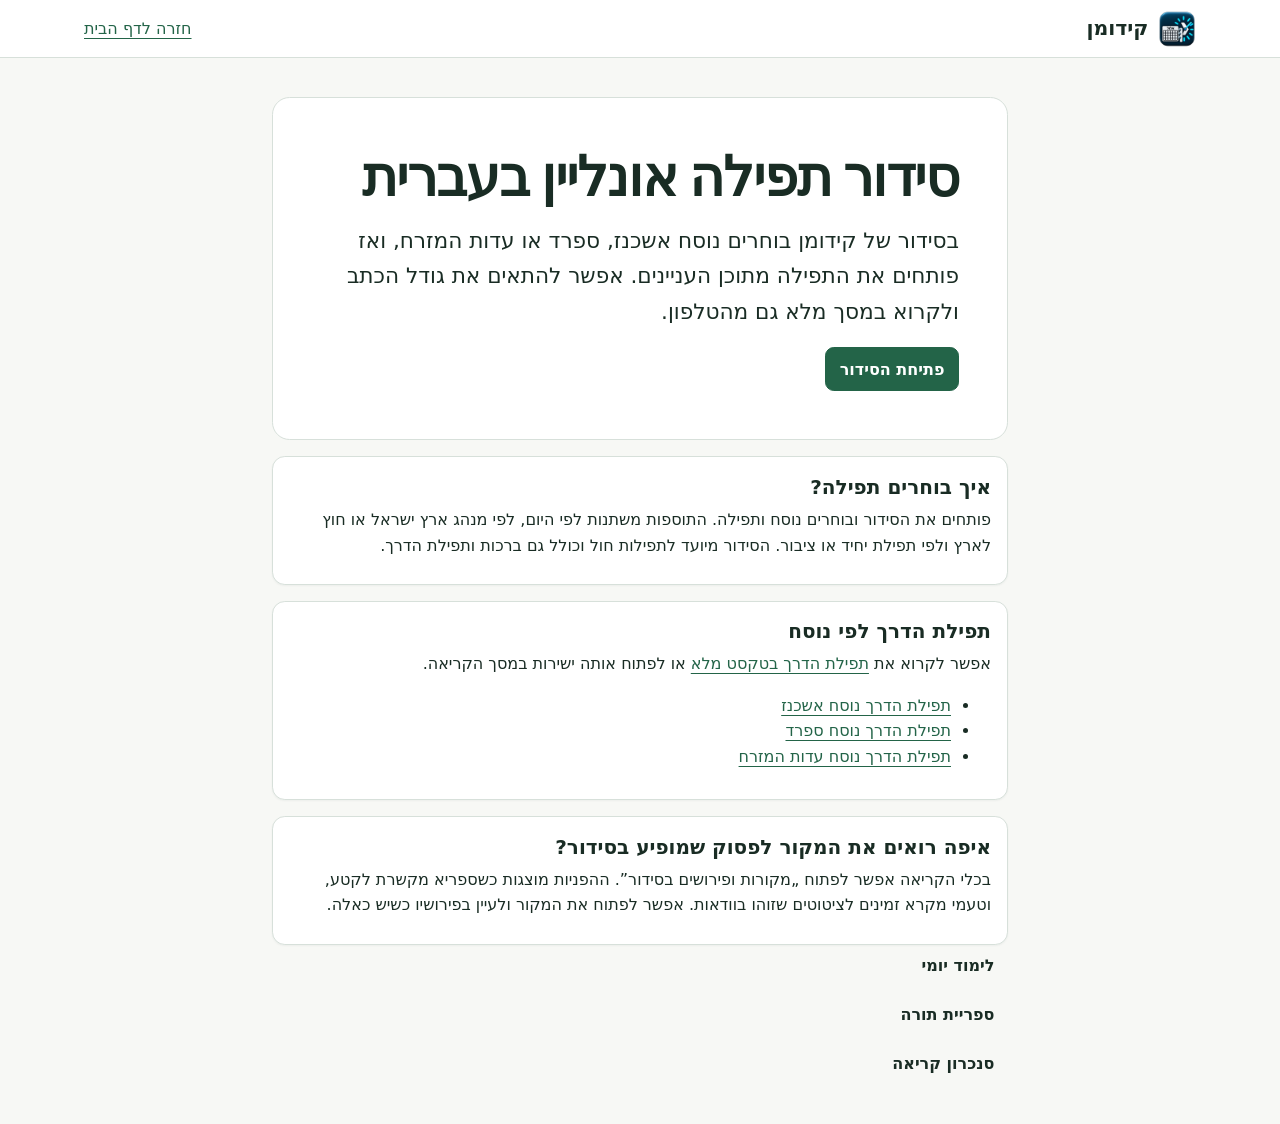
<file: siddur.html>
<!doctype html>
<html lang="he" dir="rtl">
<head>
  <meta charset="utf-8">
  <meta http-equiv="Content-Security-Policy" content="default-src 'none'; style-src 'self'; img-src 'self'; base-uri 'none'; form-action 'none'; object-src 'none'">
  <meta name="referrer" content="no-referrer">
  <meta name="viewport" content="width=device-width, initial-scale=1">
  <title>סידור תפילה אונליין בעברית | קידומן</title>
  <meta name="description" content="סידור תפילה בדפדפן בנוסח אשכנז, ספרד ועדות המזרח. בחרו תפילה מתוכן העניינים או פתחו את תפילת הדרך ישירות בנוסח שלכם.">
  <link rel="canonical" href="https://kidumapp.github.io/Kiduman/siddur.html">
  <meta property="og:type" content="website">
  <meta property="og:locale" content="he_IL">
  <meta property="og:site_name" content="קידומן">
  <meta property="og:title" content="סידור תפילה אונליין בעברית | קידומן">
  <meta property="og:description" content="סידור תפילה בדפדפן בנוסח אשכנז, ספרד ועדות המזרח. בחרו תפילה מתוכן העניינים או פתחו את תפילת הדרך ישירות בנוסח שלכם.">
  <meta property="og:url" content="https://kidumapp.github.io/Kiduman/siddur.html">
  <meta property="og:image" content="https://kidumapp.github.io/Kiduman/kiduman.png">
  <script type="application/ld+json">
    {"@context": "https://schema.org", "@type": "WebPage", "@id": "https://kidumapp.github.io/Kiduman/siddur.html#webpage", "url": "https://kidumapp.github.io/Kiduman/siddur.html", "name": "סידור תפילה אונליין בעברית", "description": "סידור תפילה בדפדפן בנוסח אשכנז, ספרד ועדות המזרח. בחרו תפילה מתוכן העניינים או פתחו את תפילת הדרך ישירות בנוסח שלכם.", "isPartOf": {"@id": "https://kidumapp.github.io/Kiduman/#website"}, "inLanguage": "he"}
  </script>
  <link rel="icon" href="./kiduman.png" type="image/png">
  <link rel="stylesheet" href="./styles.css?v=12">
</head>
<body>
  <header class="top">
    <div class="top-inner">
      <a class="brand" href="./"><img src="./kiduman.png" width="38" height="38" alt=""> קידומן</a>
      <a href="./">חזרה לדף הבית</a>
    </div>
  </header>
  <main class="about-page">
    <header class="home-intro">
      <h1>סידור תפילה אונליין בעברית</h1>
      <p>בסידור של קידומן בוחרים נוסח אשכנז, ספרד או עדות המזרח, ואז פותחים את התפילה מתוכן העניינים. אפשר להתאים את גודל הכתב ולקרוא במסך מלא גם מהטלפון.</p>
      <div class="home-actions"><a class="primary" href="./#siddur">פתיחת הסידור</a></div>
    </header>
    <section class="card">
      <h2>איך בוחרים תפילה?</h2>
      <p>פותחים את הסידור ובוחרים נוסח ותפילה. התוספות משתנות לפי היום, לפי מנהג ארץ ישראל או חוץ לארץ ולפי תפילת יחיד או ציבור. הסידור מיועד לתפילות חול וכולל גם ברכות ותפילת הדרך.</p>
    </section>
    <section class="card" id="tefilat-haderech">
      <h2>תפילת הדרך לפי נוסח</h2>
      <p>אפשר לקרוא את <a href="./tefilat-haderech.html">תפילת הדרך בטקסט מלא</a> או לפתוח אותה ישירות במסך הקריאה.</p>
      <ul>
        <li><a href="./#prayer/travel=ashkenaz">תפילת הדרך נוסח אשכנז</a></li>
        <li><a href="./#prayer/travel=sefard">תפילת הדרך נוסח ספרד</a></li>
        <li><a href="./#prayer/travel=mizrach">תפילת הדרך נוסח עדות המזרח</a></li>
      </ul>
    </section>
    <section class="card">
      <h2>איפה רואים את המקור לפסוק שמופיע בסידור?</h2>
      <p>בכלי הקריאה אפשר לפתוח „מקורות ופירושים בסידור”. ההפניות מוצגות כשספריא מקשרת לקטע, וטעמי מקרא זמינים לציטוטים שזוהו בוודאות. אפשר לפתוח את המקור ולעיין בפירושיו כשיש כאלה.</p>
    </section>
    <nav aria-label="מדריכים נוספים בקידומן">
        <a href="./daily-study.html">לימוד יומי</a>
        <a href="./library.html">ספריית תורה</a>
        <a href="./reading-sync.html">סנכרון קריאה</a>
    </nav>
  </main>
</body>
</html>
</file>
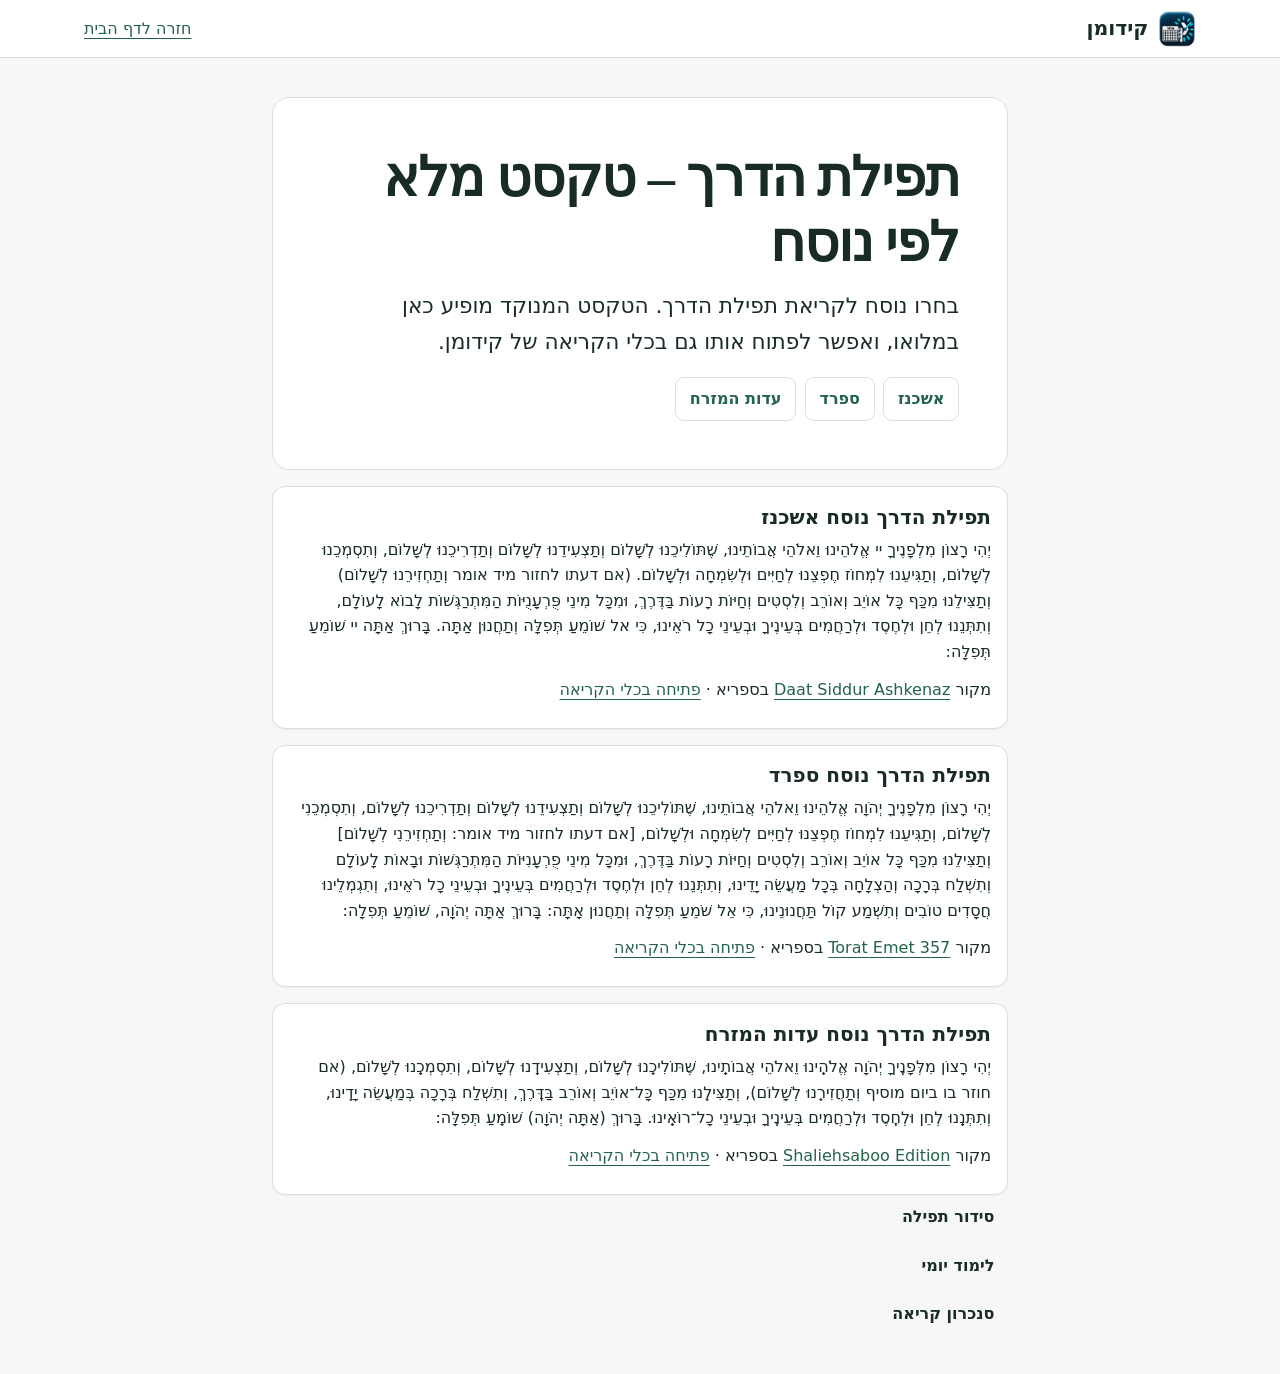
<file: tefilat-haderech.html>
<!doctype html>
<html lang="he" dir="rtl">
<head>
  <meta charset="utf-8">
  <meta http-equiv="Content-Security-Policy" content="default-src 'none'; style-src 'self'; img-src 'self'; base-uri 'none'; form-action 'none'; object-src 'none'">
  <meta name="referrer" content="no-referrer">
  <meta name="viewport" content="width=device-width, initial-scale=1">
  <title>תפילת הדרך – טקסט מלא לפי נוסח | קידומן</title>
  <meta name="description" content="הטקסט המלא והמנוקד של תפילת הדרך בנוסח אשכנז, ספרד ועדות המזרח, עם קישור לפתיחה בסידור קידומן.">
  <link rel="canonical" href="https://kidumapp.github.io/Kiduman/tefilat-haderech.html">
  <meta property="og:type" content="website">
  <meta property="og:locale" content="he_IL">
  <meta property="og:site_name" content="קידומן">
  <meta property="og:title" content="תפילת הדרך – טקסט מלא לפי נוסח | קידומן">
  <meta property="og:description" content="הטקסט המלא והמנוקד של תפילת הדרך בנוסח אשכנז, ספרד ועדות המזרח, עם קישור לפתיחה בסידור קידומן.">
  <meta property="og:url" content="https://kidumapp.github.io/Kiduman/tefilat-haderech.html">
  <meta property="og:image" content="https://kidumapp.github.io/Kiduman/kiduman.png">
  <script type="application/ld+json">{"@context":"https://schema.org","@type":"WebPage","@id":"https://kidumapp.github.io/Kiduman/tefilat-haderech.html#webpage","url":"https://kidumapp.github.io/Kiduman/tefilat-haderech.html","name":"תפילת הדרך – טקסט מלא לפי נוסח","description":"הטקסט המלא והמנוקד של תפילת הדרך בנוסח אשכנז, ספרד ועדות המזרח, עם קישור לפתיחה בסידור קידומן.","isPartOf":{"@id":"https://kidumapp.github.io/Kiduman/#website"},"inLanguage":"he"}</script>
  <link rel="icon" href="./kiduman.png" type="image/png">
  <link rel="stylesheet" href="./styles.css?v=12">
</head>
<body>
  <header class="top">
    <div class="top-inner">
      <a class="brand" href="./"><img src="./kiduman.png" width="38" height="38" alt=""> קידומן</a>
      <a href="./">חזרה לדף הבית</a>
    </div>
  </header>
  <main class="about-page">
    <header class="home-intro">
      <h1>תפילת הדרך – טקסט מלא לפי נוסח</h1>
      <p>בחרו נוסח לקריאת תפילת הדרך. הטקסט המנוקד מופיע כאן במלואו, ואפשר לפתוח אותו גם בכלי הקריאה של קידומן.</p>
      <div class="home-actions"><a href="#ashkenaz">אשכנז</a><a href="#sefard">ספרד</a><a href="#mizrach">עדות המזרח</a></div>
    </header>
    <section class="card" id="ashkenaz">
      <h2>תפילת הדרך נוסח אשכנז</h2>
      <p>יְהִי רָצוֹן מִלְפָנֶיךָ יי אֱלֹהֵינוּ וֵאלֹהֵי אֲבוֹתֵינוּ, שֶׁתּוֹלִיכֵנוּ לְשָׁלוֹם וְתַצְעִידֵנוּ לְשָׁלוֹם וְתַדְרִיכֵנוּ לְשָׁלוֹם, וְתִסְמְכֵנוּ לְשָׁלוֹם, וְתַגִּיעֵנוּ לִמְחוֹז חֶפְצֵנוּ לְחַיִּים וּלְשִׂמְחָה וּלְשָׁלוֹם. (אם דעתו לחזור מיד אומר וְתַחְזִירֵנוּ לְשָׁלוֹם) וְתַצִּילֵנוּ מִכַּף כָּל אוֹיֵב וְאוֹרֵב וְלִסְטִים וְחַיּוֹת רָעוֹת בַּדֶּרֶךְ, וּמִכָּל מִינֵי פֻּרְעָנֻיּוֹת הַמִּתְרַגְּשׁוֹת לָבוֹא לָעוֹלָם, וְתִתְּנֵנוּ לְחֵן וּלְחֶסֶד וּלְרַחֲמִים בְּעֵינֶיךָ וּבְעֵינֵי כָל רֹאֵינוּ, כִּי אל שׁוֹמֵעַ תְּפִלָּה וְתַחֲנוּן אַתָּה. בָּרוּךְ אַתָּה יי שׁוֹמֵעַ תְּפִלָּה:</p>
      <p>מקור <a href="https://www.sefaria.org/Siddur_Ashkenaz%2C_Berachot%2C_Tefillat_HaDerech">Daat Siddur Ashkenaz</a> בספריא · <a href="./#prayer/travel=ashkenaz">פתיחה בכלי הקריאה</a></p>
    </section>
    <section class="card" id="sefard">
      <h2>תפילת הדרך נוסח ספרד</h2>
      <p>יְהִי רָצוֹן מִלְפָנֶיךָ יְהֹוָה אֱלֹהֵינוּ וֵאלֹהֵי אֲבוֹתֵינוּ, שֶׁתּוֹלִיכֵנוּ לְשָׁלוֹם וְתַצְעִידֵנוּ לְשָׁלוֹם וְתַדְרִיכֵנוּ לְשָׁלוֹם, וְתִסְמְכֵנִי לְשָׁלוֹם, וְתַגִּיעֵנוּ לִמְחוֹז חֶפְצֵנוּ לְחַיִּים לְשִׂמְחָה וּלְשָׁלוֹם, [אם דעתו לחזור מיד אומר: וְתַחְזִירֵנִי לְשָׁלוֹם] וְתַצִּילֵנוּ מִכַּף כָּל אוֹיֵב וְאוֹרֵב וְלִסְטִים וְחַיּוֹת רָעוֹת בַּדֶּרֶךְ, וּמִכָּל מִינֵי פֻרְעָנִיּוֹת הַמִּתְרַגְּשׁוֹת וּבָאוֹת לָעוֹלָם וְתִשְׁלַח בְּרָכָה וְהַצְלָחָה בְּכָל מַעֲשֵׂה יָדֵינוּ, וְתִתְּנֵנוּ לְחֵן וּלְחֶסֶד וּלְרַחֲמִים בְּעֵינֶיךָ וּבְעֵינֵי כָל רֹאֵינוּ, וְתִגְמְלֵינוּ חֲסָדִים טוֹבִים וְתִשְׁמַע קוֹל תַּחֲנוּנֵינוּ, כִּי אֵל שֹׁמֵעַ תְּפִלָּה וְתַחֲנוּן אָתָּה: בָּרוּךְ אַתָּה יְהֹוָה, שׁוֹמֵעַ תְּפִלָה:</p>
      <p>מקור <a href="https://www.sefaria.org/Siddur_Sefard%2C_Blessings%2C_Traveler's_Prayer">Torat Emet 357</a> בספריא · <a href="./#prayer/travel=sefard">פתיחה בכלי הקריאה</a></p>
    </section>
    <section class="card" id="mizrach">
      <h2>תפילת הדרך נוסח עדות המזרח</h2>
      <p>יְהִי רָצוֹן מִלְּפָנֶֽיךָ יְהֹוָה אֱלֹהֵֽינוּ וֵאלֹהֵי אֲבוֹתֵֽינוּ, שֶׁתּוֹלִיכֵֽנוּ לְשָׁלוֹם, וְתַצְעִידֵֽנוּ לְשָׁלוֹם, וְתִסְמְכֵֽנוּ לְשָׁלוֹם, (אם חוזר בו ביום מוסיף וְתַחֲזִירֵֽנוּ לְשָׁלוֹם), וְתַצִּילֵֽנוּ מִכַּף כָּל־אוֹיֵב וְאוֹרֵב בַּדֶּֽרֶךְ, וְתִשְׁלַח בְּרָכָה בְּמַעֲשֵׂה יָדֵֽינוּ, וְתִתְּנֵֽנוּ לְחֵן וּלְחֶֽסֶד וּלְרַחֲמִים בְּעֵינֶֽיךָ וּבְעֵינֵי כָל־רוֹאֵֽינוּ. בָּרוּךְ (אַתָּה יְהֹוָה) שׁוֹמֵֽעַ תְּפִלָּה:</p>
      <p>מקור <a href="https://www.sefaria.org/Siddur_Edot_HaMizrach%2C_Assorted_Blessings_and_Prayers%2C_Traveler's_Prayer">Shaliehsaboo Edition</a> בספריא · <a href="./#prayer/travel=mizrach">פתיחה בכלי הקריאה</a></p>
    </section>
    <nav aria-label="מדריכים נוספים בקידומן">
      <a href="./siddur.html">סידור תפילה</a>
      <a href="./daily-study.html">לימוד יומי</a>
      <a href="./reading-sync.html">סנכרון קריאה</a>
    </nav>
  </main>
</body>
</html>
</file>
<file: styles.css>
:root{color-scheme:light;--bg:#f7f8f5;--paper:#fff;--ink:#192c24;--muted:#4d6358;--line:#d7e0da;--soft:#e8f0eb;--accent:#236448;--on-accent:#fff;--reader-size:22px;--shadow:0 1px 2px #1232240c}
:root[data-theme=dark]{color-scheme:dark;--bg:#151e19;--paper:#1d2a22;--ink:#e9f2ec;--muted:#b2c6b8;--line:#3a4e41;--soft:#2c4034;--accent:#a4dfbf;--on-accent:#17291e}
@media(prefers-color-scheme:dark){:root:not([data-theme]){color-scheme:dark;--bg:#151e19;--paper:#1d2a22;--ink:#e9f2ec;--muted:#b2c6b8;--line:#3a4e41;--soft:#2c4034;--accent:#a4dfbf;--on-accent:#17291e}}
*{box-sizing:border-box}
body{margin:0;background:var(--bg);color:var(--ink);font:1rem/1.6 system-ui,sans-serif}
a{color:var(--accent);text-underline-offset:.22em}
button,input,select{font:inherit;color:inherit}
button,input:not([type=range]),select{min-height:44px;border:1px solid var(--line);border-radius:9px;background:var(--paper);padding:.45rem .75rem}
input:not([type=range]),select{max-width:100%}
button{cursor:pointer;font-weight:600}
button:hover,nav a:hover{background:var(--soft)}
button:disabled{opacity:.6;cursor:default}
button.primary{background:var(--accent);color:var(--on-accent);border-color:var(--accent)}
:focus-visible{outline:2px solid var(--accent);outline-offset:3px}
[hidden]{display:none!important}
.skip{position:absolute;inset-inline-start:1rem;top:-5rem;background:var(--paper);padding:.5rem 1rem;z-index:4}
.skip:focus{top:.5rem}
.top{background:var(--paper);border-bottom:1px solid var(--line)}
.top-inner{max-width:1160px;margin:auto;display:flex;align-items:center;justify-content:space-between;padding:.6rem 1.5rem}
.brand{display:inline-flex;align-items:center;gap:.6rem;color:var(--ink);text-decoration:none;font-size:1.28rem;font-weight:750}
.brand span{height:2rem;width:2rem;display:grid;place-items:center;border-radius:.7rem;background:var(--accent);color:var(--on-accent);line-height:1}
.layout{max-width:1160px;margin:auto;display:grid;grid-template-columns:190px minmax(0,1fr);gap:2.7rem;padding:2.35rem 1.5rem}
nav{display:grid;gap:.35rem}
nav a{display:block;border-radius:.55rem;padding:.55rem .85rem;text-decoration:none;font-weight:600;color:var(--ink)}
nav a[aria-current]{background:var(--soft);color:var(--accent)}
.date,.meta,.empty{color:var(--muted)}
.date{margin:1rem .85rem;font-size:.9rem}
h1,h2,h3,p{margin:0 0 .75rem}
h1{font-family:Georgia,"Times New Roman",serif;font-size:clamp(2.25rem,6vw,3.4rem);line-height:1.2;letter-spacing:-.02em}
h2{font-size:1.25rem}
.heading{margin-bottom:1.3rem}
#notice:not(:empty){background:var(--soft);padding:.6rem .85rem;border-radius:.6rem;margin-bottom:1rem}
.grid{display:grid;grid-template-columns:repeat(auto-fit,minmax(min(100%,205px),1fr));gap:.8rem}
.card,.reader,.controls{background:var(--paper);border:1px solid var(--line);border-radius:.8rem;box-shadow:var(--shadow)}
.card{padding:.85rem 1rem;overflow-wrap:anywhere}
.card h2{margin:0 0 .25rem}
.card button.link,.reader button.link{border:0;padding:0;min-height:44px;color:var(--accent);text-align:start;background:transparent}
.card .meta{margin:0}
.controls{padding:.8rem;margin:0 0 1rem}
.inline,.reader-actions{display:flex;gap:.55rem;align-items:center;flex-wrap:wrap}
.inline input:not([type=range]){flex:1;min-width:min(100%,11rem)}
label{display:grid;gap:.35rem}
.reader{padding:clamp(1rem,4vw,2.6rem);margin-block:1rem}
.reader article{max-width:45rem;margin:0 auto;font-family:Georgia,"Times New Roman",serif;font-size:var(--reader-size);line-height:1.88}
.reader article p{white-space:pre-wrap;overflow-wrap:anywhere;margin-bottom:.55em;scroll-margin:18px}
.reader article .address{font-family:system-ui,sans-serif;font-size:.66em;color:var(--muted);margin-inline-end:.55em}
.reader-actions{margin-block:.8rem}
details{padding:.6rem .8rem;background:var(--paper);border:1px solid var(--line);border-radius:.55rem;margin-bottom:.5rem}
summary{cursor:pointer;font-weight:650}
details ul{margin:.6rem 0 0;padding-inline-start:1.5rem}
details li{margin:.4rem 0}
dialog{width:min(100% - 2rem,32rem);max-height:90vh;background:var(--paper);color:var(--ink);border:1px solid var(--line);border-radius:.9rem;padding:1.25rem}
dialog::backdrop{background:#14251e88}
dialog label{margin:.65rem 0}
dialog .close{float:inline-end}
.pair-section{border-top:1px solid var(--line);margin-top:1rem;padding-top:1rem}
@media(max-width:720px){.top-inner{padding:.55rem 1rem}.layout{grid-template-columns:1fr;gap:1.15rem;padding:1rem}.date{margin:.5rem 0 0}nav{display:flex;flex-wrap:wrap}nav a{padding:.45rem .65rem}}
.brand img{display:block;border-radius:.6rem}
.reader{background:var(--reader-paper,var(--paper));color:var(--reader-ink,var(--ink))}
.reader article{max-width:var(--reader-width,45rem);font-family:var(--reader-font,serif);line-height:var(--reader-spacing,1.85);text-align:var(--reader-align,start)}
.reader article .address{color:var(--reader-address,var(--muted));opacity:.72}
.reader article p.bookmarked{border-inline-start:3px solid currentColor;padding-inline-start:.55ch}
.reader article p{scroll-margin:5.8rem}
.reader-toolbar{position:sticky;top:0;z-index:5;display:flex;gap:.3rem;align-items:center;min-height:52px;background:var(--paper);border-block-end:1px solid var(--line)}
.reader-toolbar button{font-size:.86rem}
.reader-arrows.at-edge{pointer-events:none;position:fixed;inset:50% .3rem auto;transform:translateY(-50%);display:flex;justify-content:space-between;direction:rtl}
.reader-arrows.at-edge div{display:grid;gap:.25rem}
.reader-arrows.at-edge button{pointer-events:auto}
.reader-arrows button{min-width:42px;padding-inline:.4rem}
.reading-fullscreen .top,.reading-fullscreen aside{display:none}
.reading-fullscreen .layout{grid-template-columns:minmax(0,1fr);max-width:none;padding:.7rem 1rem}
.reading-fullscreen .reader-actions{margin-block:.5rem}
fieldset{min-width:0;border:1px solid var(--line);border-radius:.65rem;margin:.85rem 0;padding:.6rem .85rem}
legend{font-weight:700;padding-inline:.35rem}
.color-row{display:grid;grid-template-columns:repeat(2,minmax(0,1fr));gap:0 .8rem}
.color-row input{width:100%;padding:.3rem;cursor:pointer}
.check{display:flex;align-items:center;gap:.5rem}
.check input{min-height:1.4rem;width:1.4rem;accent-color:var(--accent)}
.bookmark-list{list-style:none;padding:0}
.bookmark-list li{display:flex;gap:.4rem;justify-content:space-between;margin-block:.4rem}
@media(max-width:720px){.reader{padding-inline:1rem}.reader-toolbar{padding:.35rem}.reader-toolbar button{padding-inline:.48rem;min-height:38px}.reader:has(~.reader-arrows.at-edge),main:has(.reader-arrows.at-edge) .reader{margin-inline:1.4rem}}
.reader-arrows.at-edge{inset:0 .15rem;transform:none}
.reader-arrows.at-edge div{height:100%;display:flex;flex-direction:column;justify-content:center;gap:0}
.reader-arrows.at-edge div:empty{visibility:hidden}
.reader-arrows.at-edge button{width:42px;min-height:0;border:0;border-radius:.55rem;color:var(--accent);background:transparent;text-shadow:0 1px var(--paper);font-size:1.3rem}
.reader-arrows.at-edge div:not(.split) button{height:100%}
.reader-arrows.at-edge div:not(.split) button{position:relative}
.reader-arrows.at-edge div:not(.split) button span{position:absolute;top:var(--arrow-center,50%);left:50%;transform:translate(-50%,-50%)}
.reader-arrows.at-edge div.split button{height:var(--arrow-center,50%);display:flex;justify-content:center;align-items:flex-end;padding-bottom:8px}
.reader-arrows.at-edge div.split button+button{height:calc(100% - var(--arrow-center,50%))}
.reader-arrows.at-edge div.split button+button{align-items:flex-start;padding-top:8px}
.reader-arrows.at-edge button:hover,.reader-arrows.at-edge button:focus-visible{background:color-mix(in srgb,var(--paper) 85%,transparent)}
.reader article p.last-position{box-shadow:inset -3px 0 var(--accent);padding-inline-start:.52ch}
.reader-note,.reader-repeat{display:block;margin-block:.32em;color:inherit}
.reader-note{font-size:.9em;padding-inline-start:.75em;border-inline-start:2px solid currentColor}
.reader article[data-reading-mode=commentaries] p:not(:has(.reader-note)){display:none}
.reader article[data-reading-mode=commentaries] .reader-source{display:none}
.commentary-choices{display:grid;grid-template-columns:repeat(auto-fit,minmax(120px,1fr))}
.reading-fullscreen #view>h1,.reading-fullscreen #view>h2,.reading-fullscreen #view>.reader-actions,.reading-fullscreen #view>.controls,.reading-fullscreen #view>.meta{display:none}
.reading-fullscreen .reader{margin-block:.35rem;padding-block:1rem}
@font-face{font-family:"Kiduman David Libre";src:url("./DavidLibre-Regular.ttf") format("truetype");font-display:swap}
@font-face{font-family:"Kiduman SemiStam";src:url("./ShlomoSemiStam.ttf") format("truetype");font-display:swap}
.reading-view .layout{padding-block-start:.75rem}
.reading-view #view>.heading{font-size:clamp(1.3rem,4vw,2rem);margin-block-end:.45rem}
.reading-view .reader-actions{gap:.3rem;margin-block:.35rem}
.reading-view .reader-actions button{min-height:36px;padding:.25rem .5rem;font-size:.85rem}
.reading-view .reader-toolbar{flex-wrap:nowrap;gap:.3rem;padding:.26rem .4rem}
.reading-view .reader-toolbar button:not(.reader-speech,.reader-arrows button){min-height:36px;padding:.2rem .45rem;white-space:nowrap}
.reading-view .reader{margin-block:.45rem}
.reading-view .reader article p{scroll-margin:3.1rem}
.reading-tool-grid{display:grid;grid-template-columns:repeat(auto-fit,minmax(8rem,1fr));gap:.5rem}
@media(max-width:720px){
  .reading-view aside{display:none}
  .reading-view .layout{padding:.5rem .65rem}
  .reading-view .reader{margin-inline:1.95rem;padding:1rem .55rem}
  .reader-arrows.at-edge button{width:34px}
}
.reader article p.speech-row{background:color-mix(in srgb,var(--accent) 20%,var(--reader-paper));outline:2px solid var(--accent);outline-offset:3px;border-radius:.25rem}
.reader-note.inline-note{display:inline;border:0;padding-inline:.28em;margin:0}
.comment-tabs{display:flex;gap:.35rem;overflow-x:auto;padding:.35rem .1rem;margin-block:.15rem}
.comment-tabs button{white-space:nowrap;min-height:36px;padding:.2rem .6rem}
.comment-tabs button[aria-pressed=true]{background:var(--accent);color:var(--on-accent);border-color:var(--accent);font-weight:750}
.reader-arrows.at-edge{z-index:1}
.reader-arrows.at-edge div{flex:0 0 auto}
.reader-arrows button{touch-action:none;user-select:none}
.reader-arrows.inline{display:grid;grid-template-rows:repeat(2,1fr);gap:0}
.reader-arrows.inline button{height:24px;min-height:0;padding:0;line-height:1}
.reader-arrows.inline.docked{position:fixed;transform:translateY(-50%);z-index:3}
.reader-arrows.inline.docked button{height:44px}
.reader article button.address{display:inline-block;min-height:0;border:0;padding:0;background:transparent;cursor:pointer;text-decoration:underline;text-underline-offset:.15em;vertical-align:baseline}
.reader article p[data-offset]{position:relative}
.revealed-line{position:absolute;inset-inline:0;display:block;pointer-events:none;border-radius:.18em;background:color-mix(in srgb,var(--accent) 21%,transparent);box-shadow:inset -3px 0 var(--accent)}
.previous-study{display:block;margin:0 auto .85rem;color:var(--accent)}

.home-intro{padding:clamp(1.2rem,5vw,3rem);border-radius:1.1rem;background:var(--paper);border:1px solid var(--line);margin-bottom:1rem}
.home-intro p{max-width:39rem;font-size:clamp(1.06rem,3vw,1.35rem);line-height:1.65}
.home-actions{display:flex;gap:.55rem;flex-wrap:wrap;margin-top:1.1rem}
.home-actions a,.home-android>a{display:inline-flex;align-items:center;min-height:44px;border:1px solid var(--line);border-radius:.55rem;padding:.45rem .85rem;text-decoration:none;font-weight:650}
.home-actions .primary{background:var(--accent);border-color:var(--accent);color:var(--on-accent)}
.home-features .card{padding:1rem}
.home-android{margin-top:1rem}
.about-page{max-width:48rem;margin:0 auto;padding:clamp(1rem,4vw,2.4rem) 1rem}
.about-page .card+.card{margin-block-start:1rem}

.icon-tool svg{width:22px;height:22px;flex:none;fill:none;stroke:currentColor;stroke-width:1.7;stroke-linecap:round;stroke-linejoin:round}
.icon-tool{display:inline-flex;align-items:center;gap:.5rem}
.reader-toolbar{z-index:5;top:env(safe-area-inset-top,0px)}
.reading-view .reader-toolbar .icon-tool{display:grid;place-items:center;min-width:44px;min-height:44px}
.reader-toolbar .tool-label,.reader-rail .tool-label,.siddur-citation .tool-label{position:absolute;width:1px;height:1px;padding:0;overflow:hidden;clip-path:inset(50%);white-space:nowrap}
.reader-dialog-head{position:sticky;top:0;z-index:2;background:var(--paper);padding:.6rem 0;display:flex;align-items:center;gap:.4rem;border-bottom:1px solid var(--line)}
.reader-dialog-head h2{flex:1;min-width:0;margin:0;font-size:1.12rem;overflow-wrap:anywhere}
.reader-dialog-head .icon-tool{width:44px;padding:0;justify-content:center}
.reader-dialog-head form{flex:none}
dialog{max-width:calc(100vw - 1rem);max-height:min(90dvh,calc(100dvh - env(safe-area-inset-top,0px) - env(safe-area-inset-bottom,0px) - 1rem));overflow:auto;overscroll-behavior:contain}
#reader-tool-dialog{padding:0 1rem 1rem}
#reader-tool-content{padding-top:.75rem}
.reading-tool-grid .icon-tool{justify-content:flex-start;text-align:start;white-space:normal;line-height:1.25}
dialog:not(#reader-tool-dialog)>form:first-child{position:sticky;top:0;z-index:2;display:flex;justify-content:flex-end;background:var(--paper);padding:.22rem 0}
.siddur-citation{vertical-align:middle;min-height:30px;padding:.1rem .3rem;margin-inline:.3rem;background:transparent;color:var(--accent)}
.siddur-citation svg{width:16px;height:16px}
.siddur-source-list{padding-inline-start:1.1rem}
.siddur-source-list li{margin-block:.45rem}
@media(max-width:720px){
  #reader-tool-dialog,#reading-settings{
    margin:0;inset:auto 0 0;width:100%;max-width:100%;max-height:min(85dvh,calc(100dvh - env(safe-area-inset-top,0px)));border-radius:1rem 1rem 0 0;padding-bottom:max(.9rem,env(safe-area-inset-bottom,0px))
  }
  .reader-dialog-head{padding-top:.65rem}
  .reading-tool-grid{grid-template-columns:repeat(2,minmax(0,1fr))}
}
.reader-region{display:grid;grid-template-columns:auto minmax(0,1fr);align-items:start;gap:.35rem}
.reader-rail{position:sticky;grid-template-rows:auto auto auto minmax(0,1fr) auto;top:calc(3.5rem + env(safe-area-inset-top,0px));z-index:3;display:grid;gap:.2rem;padding-block:.4rem;max-height:calc(100dvh - 3.5rem - env(safe-area-inset-top,0px) - env(safe-area-inset-bottom,0px))}
.reader-tool-legend{list-style:none;padding:0;margin:0}
.reader-rail-controls{display:grid;gap:.2rem;overflow:auto;overscroll-behavior:contain;scrollbar-width:thin;padding:3px;margin:-3px}
.reader-rail .icon-tool{display:grid;place-items:center;width:44px;height:44px;padding:0;color:var(--accent)}
.reader-rail .icon-tool[aria-expanded=true]{background:var(--accent);color:var(--on-accent)}
@media(max-width:720px){
  .reading-view .reader-region>.reader{margin-inline:0}
  .reader-region.edge-paging{margin-inline:1.65rem}
}

.home-preview{margin-block:1rem}
.home-preview-grid{display:grid;grid-template-columns:repeat(auto-fit,minmax(min(13rem,100%),1fr));gap:1rem;max-width:36rem}
.home-preview figure{margin:0}
.home-preview img{display:block;max-width:100%;width:auto;height:auto;max-height:33rem;border:1px solid var(--line);border-radius:.75rem}
.home-preview figcaption{margin-top:.4rem;color:var(--muted)}

.icon-tool .icon-fill,.siddur-prayers .icon-fill{fill:currentColor;stroke:none}
.siddur-prayers .card{display:flex;align-items:center;gap:.6rem}
.siddur-prayers svg,.reader-arrows svg{width:22px;height:22px;display:block;fill:none;stroke:currentColor;stroke-width:1.7;stroke-linecap:round;stroke-linejoin:round}
.reader-arrows button>span{display:inline-flex;align-items:center}
.reader article .siddur-heading{margin:.65rem 0 0;color:var(--accent);line-height:1.2}
.siddur-heading button{border:0;color:inherit;background:transparent;text-align:start;padding:0;min-height:32px;line-height:1.2}
.siddur-rubric{color:var(--muted);font-size:.78em}
.siddur-rain{color:var(--accent)}
.siddur-toc{display:block;width:100%;text-align:start;margin-block:.25rem;overflow-wrap:anywhere}

.reader-toolbar .reader-title,.reader-toolbar .reader-date{flex:1;min-width:0;text-align:center;margin:0;font:inherit;font-weight:700;line-height:1.2}
.reader-toolbar .reader-date{display:grid;gap:.12rem;justify-items:center;border:0}
.reader-date small{color:var(--muted);font-size:.77rem;white-space:nowrap}
.reader-toolbar .reader-day[data-study-status=done]{background:#28794b;color:white;border-color:#28794b}
.reader-toolbar .reader-day[data-study-status=pending]{background:#b53737;color:white;border-color:#b53737}
.daily-reader-title{font:inherit;font-weight:700;margin:.35rem 0}
.reader-progress{position:fixed;z-index:4;inset:auto 0 env(safe-area-inset-bottom,0px);width:100%;height:4px;margin:0;accent-color:var(--accent);border:0}
.reading-fullscreen .reader-toolbar,.reading-fullscreen .reader-progress:not(.show-in-fullscreen){display:none}
.reading-fullscreen .reader-rail{top:env(safe-area-inset-top,0px);max-height:calc(100dvh - env(safe-area-inset-top,0px) - env(safe-area-inset-bottom,0px))}
.reader-rail-shortcuts{display:grid;gap:.2rem}
.reading-fullscreen .reader article p{scroll-margin:0}
.reader-rail-shortcuts{grid-row:1}
.reader-rail>[aria-expanded]{grid-row:2}
.reader-rail>[aria-haspopup]{grid-row:3}
.reader-rail-controls{grid-row:4}
.reader-rail>.reader-arrows{grid-row:5}

.reader-fullscreen-date{display:none}
.reading-fullscreen .reader-fullscreen-date{display:block;width:100%;margin-block:.35rem .15rem;min-height:36px;border:0;color:var(--muted);font-size:.85rem}
</file>
